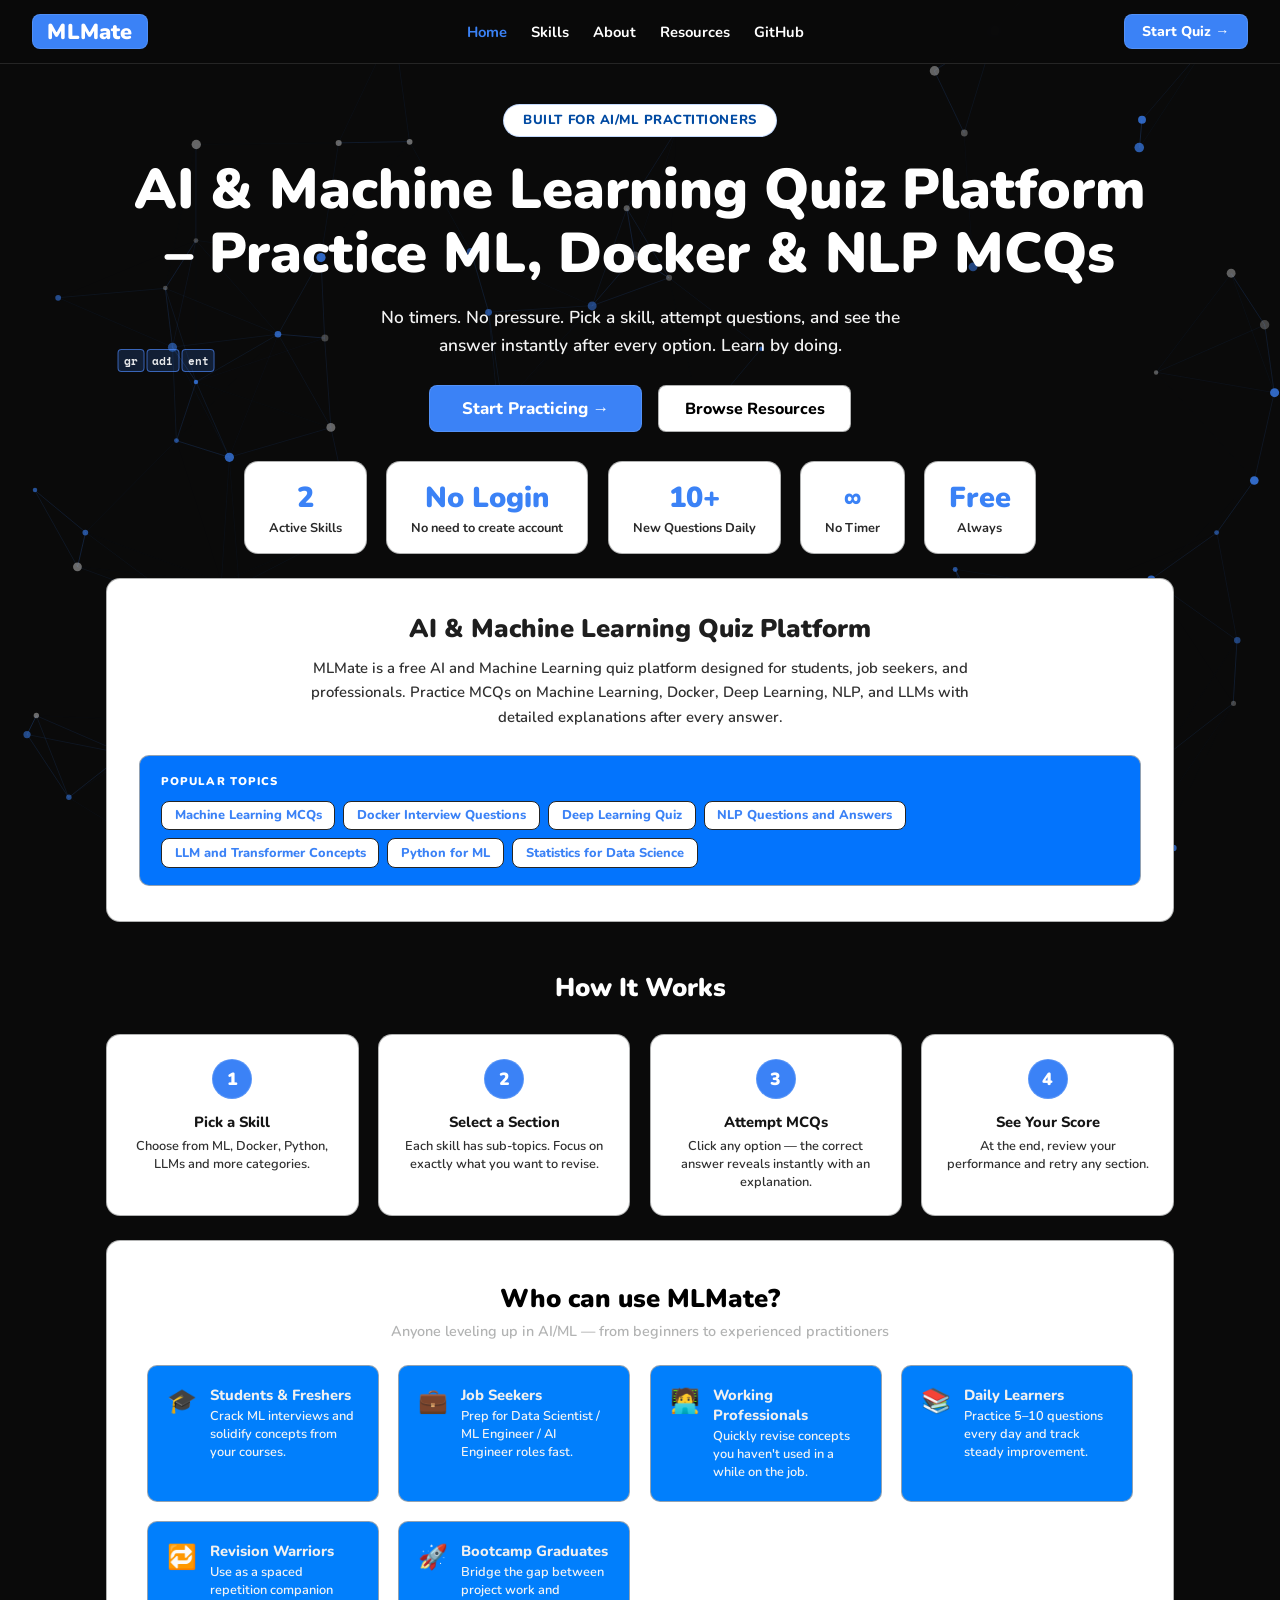
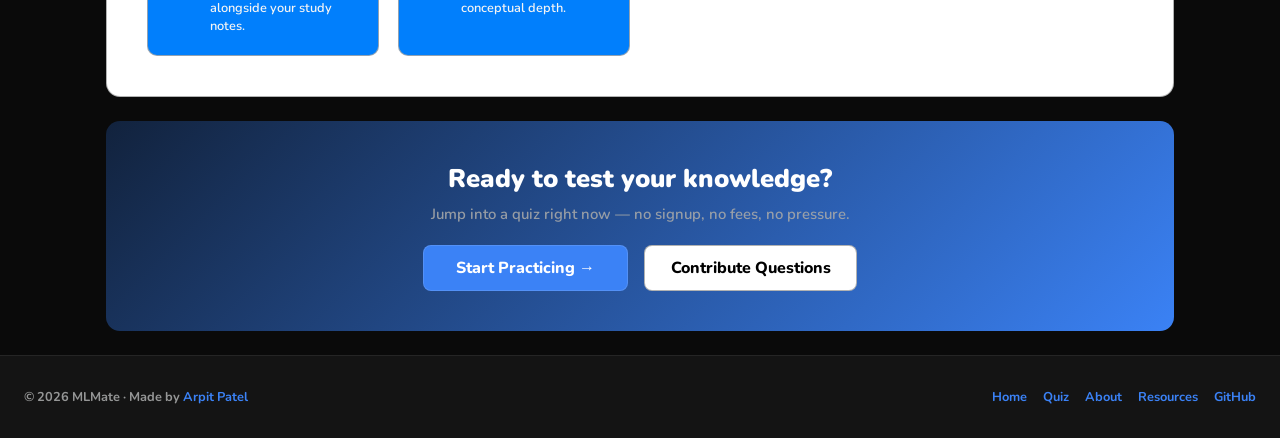
<file: index.html>
<!DOCTYPE html>
<html lang="en">

<head>
  <meta charset="UTF-8" />
  <meta name="viewport" content="width=device-width, initial-scale=1.0" />
  <title>MLMate – Practice AI, Machine Learning & Docker MCQs | Free Quiz Platform</title>
  <meta name="description"
    content="Practice AI, Machine Learning, Docker, NLP & Deep Learning MCQs with detailed explanations. Free quiz platform for interview preparation and daily learning.">
  <meta name="keywords"
    content="machine learning mcq, AI quiz, docker interview questions, NLP questions, deep learning quiz, ML interview prep, free AI quiz platform">
  <meta name="author" content="Arpit Patel">
  <link rel="canonical" href="https://mlmate.in/" />
  <meta property="og:title" content="MLMate - AI & ML Quiz Platform">
  <meta property="og:description"
    content="Practice ML, AI, Docker, NLP quizzes with instant explanations. Free forever.">
  <meta property="og:url" content="https://mlmate.in">
  <meta property="og:type" content="website">
  <meta property="og:image" content="https://mlmate.in/preview.png">
  <meta property="og:site_name" content="MLMate">
  <meta name="twitter:card" content="summary_large_image">
  <meta name="twitter:title" content="MLMate - AI & ML Quiz Platform">
  <meta name="twitter:description" content="Free MCQ practice for ML, AI, Docker, NLP with explanations.">
  <meta name="twitter:image" content="https://mlmate.in/preview.png">
  <link rel="icon" href="/favicon.ico" type="image/x-icon">
  <link rel="preconnect" href="https://fonts.googleapis.com" />
  <link rel="preconnect" href="https://fonts.gstatic.com" crossorigin>
  <link
    href="https://fonts.googleapis.com/css2?family=Nunito:wght@400;600;700;800;900&family=Space+Mono:wght@400;700&display=swap"
    rel="stylesheet" />
  <link rel="stylesheet" href="styles.css" />
</head>

<body>
  <canvas id="bg-canvas" aria-hidden="true"></canvas>
  <div id="token-streams" aria-hidden="true"></div>
  <div id="page">

    <nav>
      <a class="logo" href="index.html">MLMate</a>
      <ul class="nav-links">
        <li><a href="index.html" style="color:var(--blue)">Home</a></li>
        <li><a href="quiz.html">Skills</a></li>
        <li><a href="about.html">About</a></li>
        <li><a href="resources.html">Resources</a></li>
        <li><a href="https://github.com/arpitpatelsitapur/MLMate" target="_blank">GitHub</a></li>
      </ul>
      <a href="quiz.html" class="nav-btn">Start Quiz →</a>
    </nav>

    <div class="hero">
      <div class="hero-badge">Built for AI/ML Practitioners</div>
      <h1>AI & Machine Learning Quiz Platform – Practice ML, Docker & NLP MCQs</h1>
      <p>No timers. No pressure. Pick a skill, attempt questions, and see the answer instantly after every option. Learn
        by doing.</p>
      <div style="display:flex;gap:1rem;justify-content:center;flex-wrap:wrap;margin-top:1.5rem;">
        <a href="quiz.html" class="nav-btn" style="font-size:1.05rem;padding:0.7rem 2rem;">Start Practicing →</a>
        <a href="resources.html" class="btn-outline-link">Browse Resources</a>
      </div>
      <div class="hero-stats">
        <div class="stat">
          <div class="stat-num">2</div>
          <div class="stat-label">Active Skills</div>
        </div>
        <div class="stat">
          <div class="stat-num">No Login</div>
          <div class="stat-label">No need to create account</div>
        </div>
        <div class="stat">
          <div class="stat-num">10+</div>
          <div class="stat-label">New Questions Daily</div>
        </div>
        <div class="stat">
          <div class="stat-num">∞</div>
          <div class="stat-label">No Timer</div>
        </div>
        <div class="stat">
          <div class="stat-num">Free</div>
          <div class="stat-label">Always</div>
        </div>
      </div>
    </div>

    <section class="section platform-section">
      <div class="platform-wrap">
        <h2 class="section-title">AI & Machine Learning Quiz Platform</h2>
        <p class="platform-intro">MLMate is a free AI and Machine Learning quiz platform designed for students, job
          seekers, and professionals. Practice MCQs on Machine Learning, Docker, Deep Learning, NLP, and LLMs with
          detailed explanations after every answer.</p>
        <div class="platform-topics">
          <div class="platform-topic-label">Popular Topics</div>
          <div class="platform-chips">
            <span class="platform-chip">Machine Learning MCQs</span>
            <span class="platform-chip">Docker Interview Questions</span>
            <span class="platform-chip">Deep Learning Quiz</span>
            <span class="platform-chip">NLP Questions and Answers</span>
            <span class="platform-chip">LLM and Transformer Concepts</span>
            <span class="platform-chip">Python for ML</span>
            <span class="platform-chip">Statistics for Data Science</span>
          </div>
        </div>
      </div>
    </section>

    <section class="section">
      <h2 class="section-title">How It Works</h2>
      <div class="how-grid">
        <div class="how-card">
          <div class="how-num">1</div>
          <h4>Pick a Skill</h4>
          <p>Choose from ML, Docker, Python, LLMs and more categories.</p>
        </div>
        <div class="how-card">
          <div class="how-num">2</div>
          <h4>Select a Section</h4>
          <p>Each skill has sub-topics. Focus on exactly what you want to revise.</p>
        </div>
        <div class="how-card">
          <div class="how-num">3</div>
          <h4>Attempt MCQs</h4>
          <p>Click any option — the correct answer reveals instantly with an explanation.</p>
        </div>
        <div class="how-card">
          <div class="how-num">4</div>
          <h4>See Your Score</h4>
          <p>At the end, review your performance and retry any section.</p>
        </div>
      </div>
    </section>

    <section class="section" style="padding-top:0;">
      <div class="for-whom">
        <h2 class="section-title" style="margin-bottom:0.3rem;">Who can use MLMate?</h2>
        <p style="text-align:center;color:var(--muted);font-size:0.9rem;font-weight:600;margin-bottom:0">Anyone leveling
          up in AI/ML — from beginners to experienced practitioners</p>
        <div class="for-whom-grid">
          <div class="for-whom-card"><span class="icon">🎓</span>
            <div>
              <h4>Students & Freshers</h4>
              <p>Crack ML interviews and solidify concepts from your courses.</p>
            </div>
          </div>
          <div class="for-whom-card"><span class="icon">💼</span>
            <div>
              <h4>Job Seekers</h4>
              <p>Prep for Data Scientist / ML Engineer / AI Engineer roles fast.</p>
            </div>
          </div>
          <div class="for-whom-card"><span class="icon">🧑‍💻</span>
            <div>
              <h4>Working Professionals</h4>
              <p>Quickly revise concepts you haven't used in a while on the job.</p>
            </div>
          </div>
          <div class="for-whom-card"><span class="icon">📚</span>
            <div>
              <h4>Daily Learners</h4>
              <p>Practice 5–10 questions every day and track steady improvement.</p>
            </div>
          </div>
          <div class="for-whom-card"><span class="icon">🔁</span>
            <div>
              <h4>Revision Warriors</h4>
              <p>Use as a spaced repetition companion alongside your study notes.</p>
            </div>
          </div>
          <div class="for-whom-card"><span class="icon">🚀</span>
            <div>
              <h4>Bootcamp Graduates</h4>
              <p>Bridge the gap between project work and conceptual depth.</p>
            </div>
          </div>
        </div>
      </div>
    </section>

    <section class="section" style="padding-top:0;">
      <div class="cta-banner">
        <h2>Ready to test your knowledge?</h2>
        <p>Jump into a quiz right now — no signup, no fees, no pressure.</p>
        <div style="display:flex;gap:1rem;justify-content:center;flex-wrap:wrap;">
          <a href="quiz.html" class="nav-btn" style="font-size:1rem;padding:0.7rem 2rem;">Start Practicing →</a>
          <a href="https://github.com/arpitpatelsitapur/MLMate" target="_blank" class="btn-outline-link">Contribute
            Questions</a>
        </div>
      </div>
    </section>

    <footer>
      <p>© 2026 MLMate · Made by <a href="https://github.com/arpitpatelsitapur" target="_blank">Arpit Patel</a>
      </p>
      <div style="display:flex;gap:1rem;flex-wrap:wrap;">
        <a href="index.html">Home</a><a href="quiz.html">Quiz</a><a href="about.html">About</a>
        <a href="resources.html">Resources</a><a href="https://github.com/arpitpatelsitapur/MLMate"
          target="_blank">GitHub</a>
      </div>
    </footer>

  </div>
  <script>(function () {
      'use strict';
      const canvas = document.getElementById('bg-canvas');
      if (!canvas) return;
      const ctx = canvas.getContext('2d');
      function resize() { canvas.width = window.innerWidth; canvas.height = window.innerHeight; }
      resize(); window.addEventListener('resize', resize);
      const mouse = { x: -9999, y: -9999 };
      document.addEventListener('mousemove', e => { mouse.x = e.clientX; mouse.y = e.clientY; });
      document.addEventListener('mouseleave', () => { mouse.x = -9999; mouse.y = -9999; });
      const ripples = [];
      document.addEventListener('click', e => {
        ripples.push({ x: e.clientX, y: e.clientY, r: 0, maxR: 160, life: 1 });
        dots.forEach(d => {
          const dx = d.x - e.clientX, dy = d.y - e.clientY, dist = Math.hypot(dx, dy);
          if (dist < 160 && dist > 0) { const f = (1 - dist / 160) * 4.5; d.vx += (dx / dist) * f; d.vy += (dy / dist) * f; d.bright = 1; }
        });
      });
      const REPEL = 115, LINK_D = 155, N = 80;
      class Dot {
        constructor() { this.init(true); }
        init(s) {
          this.x = s ? Math.random() * canvas.width : (Math.random() < .5 ? -8 : canvas.width + 8);
          this.y = s ? Math.random() * canvas.height : (Math.random() < .5 ? -8 : canvas.height + 8);
          const a = Math.random() * Math.PI * 2, sp = 0.12 + Math.random() * 0.45;
          this.vx = Math.cos(a) * sp; this.vy = Math.sin(a) * sp;
          this.r0 = 2.2 + Math.random() * 2.6; this.a0 = 0.45 + Math.random() * 0.35;
          this.isBlue = Math.random() > 0.42; this.bright = 0;
        }
        update() {
          const cdx = this.x - mouse.x, cdy = this.y - mouse.y, cd = Math.hypot(cdx, cdy);
          if (cd < REPEL && cd > 0) {
            const f = 1 - cd / REPEL;
            this.vx += (cdx / cd) * f * 0.22; this.vy += (cdy / cd) * f * 0.22;
            this.bright = Math.max(this.bright, f * 0.85);
          }
          this.x += this.vx; this.y += this.vy;
          this.vx += (Math.random() - .5) * 0.009; this.vy += (Math.random() - .5) * 0.009;
          this.vx *= 0.993; this.vy *= 0.993;
          const spd = Math.hypot(this.vx, this.vy); if (spd > 5) { this.vx *= 5 / spd; this.vy *= 5 / spd; }
          this.bright = Math.max(0, this.bright - 0.018);
          if (this.x < -14 || this.x > canvas.width + 14 || this.y < -14 || this.y > canvas.height + 14) this.init(false);
        }
        draw() {
          const alpha = Math.min(1, this.a0 + this.bright * 0.5), r = this.r0 + this.bright * 2.2;
          if (this.bright > 0.1) {
            const g = ctx.createRadialGradient(this.x, this.y, 0, this.x, this.y, r * 3.2);
            g.addColorStop(0, `rgba(59,130,246,${this.bright * 0.3})`); g.addColorStop(1, 'rgba(59,130,246,0)');
            ctx.beginPath(); ctx.arc(this.x, this.y, r * 3.2, 0, Math.PI * 2); ctx.fillStyle = g; ctx.fill();
          }
          ctx.beginPath(); ctx.arc(this.x, this.y, r, 0, Math.PI * 2);
          ctx.fillStyle = this.isBlue ? `rgba(59,130,246,${alpha})` : `rgba(200,200,200,${alpha * 0.65})`;
          ctx.fill();
        }
      }
      const dots = Array.from({ length: N }, () => new Dot());
      function drawLinks() {
        for (let i = 0; i < dots.length; i++)for (let j = i + 1; j < dots.length; j++) {
          const dx = dots[i].x - dots[j].x, dy = dots[i].y - dots[j].y, d = Math.hypot(dx, dy);
          if (d < LINK_D) {
            const t = 1 - d / LINK_D, boost = Math.max(dots[i].bright, dots[j].bright);
            ctx.beginPath(); ctx.moveTo(dots[i].x, dots[i].y); ctx.lineTo(dots[j].x, dots[j].y);
            ctx.strokeStyle = `rgba(59,130,246,${t * (0.28 + boost * 0.55)})`; ctx.lineWidth = 0.9 + boost * 1.3; ctx.stroke();
          }
        }
      }
      function drawHalo() {
        if (mouse.x < 0) return;
        ctx.save(); ctx.beginPath(); ctx.arc(mouse.x, mouse.y, REPEL * 0.62, 0, Math.PI * 2);
        ctx.strokeStyle = 'rgba(59,130,246,0.18)'; ctx.lineWidth = 1; ctx.setLineDash([4, 7]); ctx.stroke(); ctx.restore();
      }
      function drawRipples() {
        for (let i = ripples.length - 1; i >= 0; i--) {
          const rp = ripples[i];
          ctx.beginPath(); ctx.arc(rp.x, rp.y, rp.r, 0, Math.PI * 2);
          ctx.strokeStyle = `rgba(59,130,246,${rp.life * (1 - rp.r / rp.maxR) * 0.65})`;
          ctx.lineWidth = 1.5; ctx.stroke(); rp.r += 3.8; rp.life *= 0.97;
          if (rp.r >= rp.maxR) ripples.splice(i, 1);
        }
      }
      function tick() {
        ctx.clearRect(0, 0, canvas.width, canvas.height);
        drawLinks(); dots.forEach(d => { d.update(); d.draw(); }); drawRipples(); drawHalo();
        requestAnimationFrame(tick);
      }
      tick();
      if (window.innerWidth <= 640) return;
      const container = document.getElementById('token-streams'); if (!container) return;
      const WORDS = ['gradient', 'loss', 'epoch', 'attention', 'embedding', 'softmax', 'ReLU', 'regression', 'dropout', 'decisiontree', 'sigmoid', 'weight', 'tensor', 'mse', 'recall', 'precision', 'entropy', 'encoder', 'decoder', 'pooling', 'variance', 'bias', 'kernel', 'norm', 'dockerHub', 'git', 'mask', 'head', 'knn', 'cosine', 'svm', 'logistic', 'kmeans', 'accuracy', 'randomforest', 'xgboost', 'lightgbm', 'catboost', 'transformer', 'lstm', 'gru', 'bert', 'gpt', 'vgg', 'pca', 'lda', 'dockercompose', 'dockervolume', 'dockerswarm', 'stemming', 'nltk', 'onehot', 'tfidf', 'word2vec', 'cnn', 'rnn', 'perceptron', 'gru', 'agents', 'prompts'];
      function tokenize(w) {
        const n = w.length; if (n <= 3) return [w];
        if (n <= 6) return [w.slice(0, Math.ceil(n / 2)), w.slice(Math.ceil(n / 2))];
        const a = Math.floor(n / 3), b = Math.floor(n * 2 / 3); return [w.slice(0, a), w.slice(a, b), w.slice(b)];
      }
      function feedParticle(cx, cy) {
        let best = null, bd = Infinity;
        dots.forEach(d => { const dist = Math.hypot(d.x - cx, d.y - cy); if (dist < bd) { bd = dist; best = d; } });
        if (best) best.bright = 1;
      }
      const lanes = [{ x: 0.13, y: 0.40, wi: 0 }, { x: 0.55, y: 0.68, wi: 12 }, { x: 0.82, y: 0.24, wi: 24 }];
      function runLane(idx) {
        const lane = lanes[idx]; const word = WORDS[lane.wi % WORDS.length]; lane.wi++;
        let el = document.getElementById('tlane-' + idx);
        if (!el) { el = document.createElement('div'); el.id = 'tlane-' + idx; el.className = 'token-lane'; container.appendChild(el); }
        el.style.left = (lane.x * 100) + 'vw'; el.style.top = (lane.y * 100) + 'vh';
        const chunks = tokenize(word); el.innerHTML = '';
        const wordEl = document.createElement('span'); wordEl.className = 'token-word';
        const chunkEls = chunks.map(ch => {
          const s = document.createElement('span'); s.className = 'token-chunk'; s.textContent = ch; wordEl.appendChild(s); return s;
        });
        el.appendChild(wordEl);
        wordEl.animate([{ opacity: 0 }, { opacity: 1 }], { duration: 260, fill: 'forwards' });
        let t = 340;
        chunkEls.forEach((s, i) => setTimeout(() => s.classList.add('boxed'), t + i * 95));
        t += chunkEls.length * 95 + 55;
        chunkEls.forEach((s, i) => setTimeout(() => s.classList.add('filled'), t + i * 65));
        t += chunkEls.length * 65 + 200;
        setTimeout(() => {
          const rect = el.getBoundingClientRect();
          feedParticle(rect.left + rect.width / 2, rect.top + rect.height / 2);
          wordEl.animate([{ opacity: 1, transform: 'translateY(0)' }, { opacity: 0, transform: 'translateY(-22px)' }],
            { duration: 480, easing: 'ease-in', fill: 'forwards' });
          lane.x = Math.max(0.06, Math.min(0.94, lane.x + (Math.random() - .5) * 0.15));
          lane.y = Math.max(0.10, Math.min(0.88, lane.y + (Math.random() - .5) * 0.12));
          setTimeout(() => runLane(idx), 600);
        }, t);
      }
      setTimeout(() => runLane(0), 500); setTimeout(() => runLane(1), 1900); setTimeout(() => runLane(2), 3200);
    })();</script>
</body>

</html>
</file>
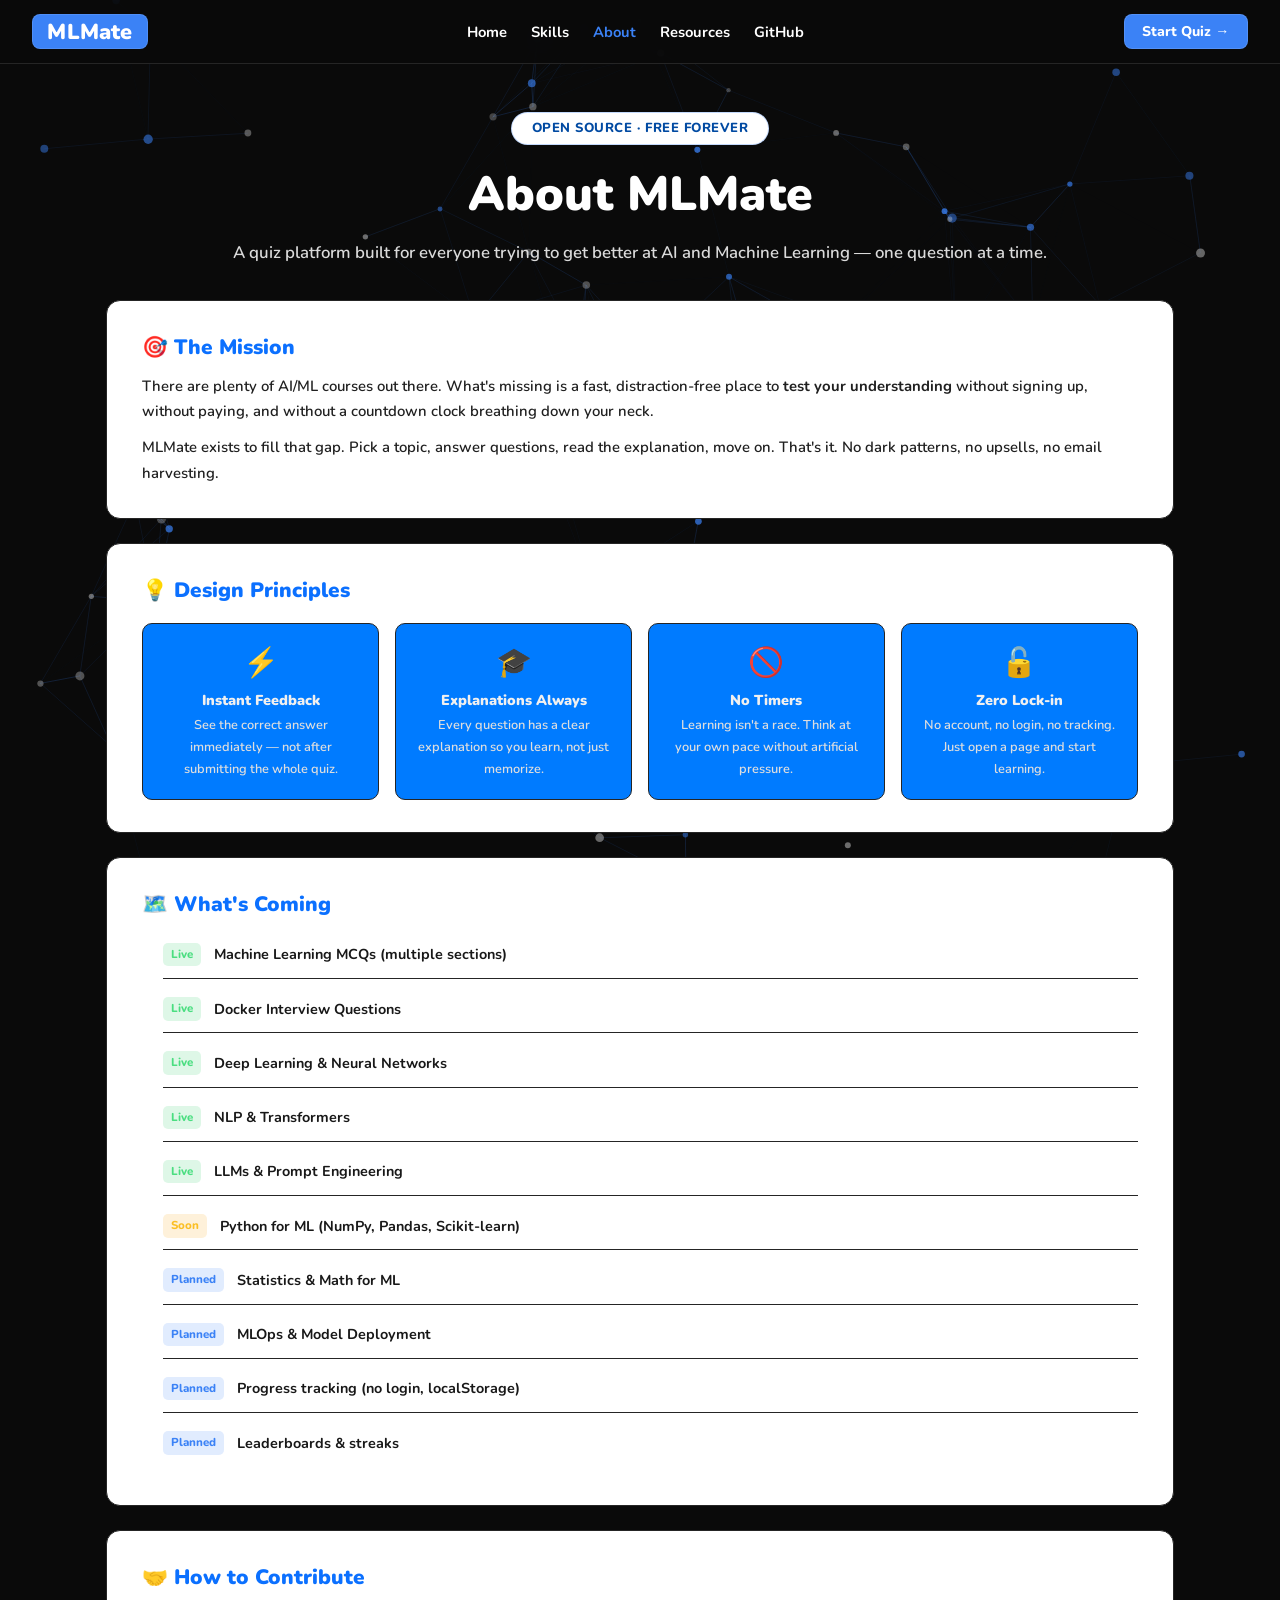
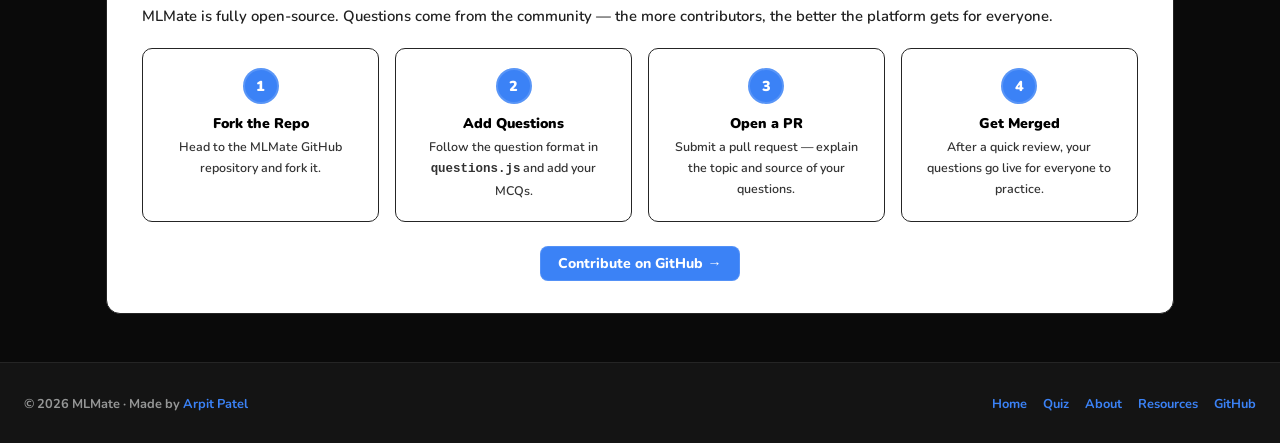
<file: about.html>
<!DOCTYPE html>
<html lang="en">

<head>
  <meta charset="UTF-8" />
  <meta name="viewport" content="width=device-width, initial-scale=1.0" />
  <title>About MLMate – Free AI & ML Quiz Platform for Interview Prep</title>
  <meta name="description"
    content="MLMate is a free, open-source AI and Machine Learning quiz platform built to help students and professionals prepare for ML interviews.">
  <meta name="keywords"
    content="about MLMate, AI quiz platform, ML interview prep tool, open source ML quiz, Arpit Patel MLMate">
  <link rel="canonical" href="https://mlmate.in/about.html" />
  <meta property="og:title" content="About MLMate – Free AI & ML Quiz Platform">
  <meta property="og:description"
    content="Built by an ML practitioner for ML practitioners. Free, open-source, no login required.">
  <meta property="og:url" content="https://mlmate.in/about.html">
  <meta property="og:type" content="website">
  <meta property="og:image" content="https://mlmate.in/preview.png">
  <link rel="icon" href="/favicon.ico" type="image/x-icon">
  <link rel="preconnect" href="https://fonts.googleapis.com" />
  <link rel="preconnect" href="https://fonts.gstatic.com" crossorigin>
  <link
    href="https://fonts.googleapis.com/css2?family=Nunito:wght@400;600;700;800;900&family=Space+Mono:wght@400;700&display=swap"
    rel="stylesheet" />
  <link rel="stylesheet" href="styles.css" />
</head>

<body>
  <canvas id="bg-canvas" aria-hidden="true"></canvas>
  <div id="token-streams" aria-hidden="true"></div>
  <div id="page">

    <nav>
      <a class="logo" href="index.html">MLMate</a>
      <ul class="nav-links">
        <li><a href="index.html">Home</a></li>
        <li><a href="index.html#skills-section">Skills</a></li>
        <li><a href="about.html" style="color:var(--blue)">About</a></li>
        <li><a href="resources.html">Resources</a></li>
        <li><a href="https://github.com/arpitpatelsitapur/MLMate" target="_blank">GitHub</a></li>
      </ul>
      <a href="quiz.html" class="nav-btn">Start Quiz →</a>
    </nav>

    <div class="about-hero">
      <div class="hero-badge">Open Source · Free Forever</div>
      <h1>About MLMate</h1>
      <p>A quiz platform built for everyone trying to get better at AI and Machine Learning — one question at a time.</p>
    </div>

    <div class="section" style="padding-top:0.5rem;max-width:1100px;">

      <div class="about-card">
        <h2>🎯 The Mission</h2>
        <p>There are plenty of AI/ML courses out there. What's missing is a fast, distraction-free place to <strong>test
            your understanding</strong> without signing up, without paying, and without a countdown clock breathing down
          your neck.</p>
        <p style="margin-top:0.7rem;">MLMate exists to fill that gap. Pick a topic, answer questions, read the
          explanation, move on. That's it. No dark patterns, no upsells, no email harvesting.</p>
      </div>

      <div class="about-card">
        <h2>💡 Design Principles</h2>
        <div class="principle-grid">
          <div class="principle-card">
            <div class="p-icon">⚡</div>
            <h4>Instant Feedback</h4>
            <p>See the correct answer immediately — not after submitting the whole quiz.</p>
          </div>
          <div class="principle-card">
            <div class="p-icon">🎓</div>
            <h4>Explanations Always</h4>
            <p>Every question has a clear explanation so you learn, not just memorize.</p>
          </div>
          <div class="principle-card">
            <div class="p-icon">🚫</div>
            <h4>No Timers</h4>
            <p>Learning isn't a race. Think at your own pace without artificial pressure.</p>
          </div>
          <div class="principle-card">
            <div class="p-icon">🔓</div>
            <h4>Zero Lock-in</h4>
            <p>No account, no login, no tracking. Just open a page and start learning.</p>
          </div>
        </div>
      </div>

      <div class="about-card">
        <h2>🗺️ What's Coming</h2>
        <ul class="roadmap-list">
          <li><span class="roadmap-tag tag-live">Live</span> Machine Learning MCQs (multiple sections)</li>
          <li><span class="roadmap-tag tag-live">Live</span> Docker Interview Questions</li>
          <li><span class="roadmap-tag tag-live">Live</span> Deep Learning & Neural Networks</li>
          <li><span class="roadmap-tag tag-live">Live</span> NLP & Transformers</li>
          <li><span class="roadmap-tag tag-live">Live</span> LLMs & Prompt Engineering</li>
          <li><span class="roadmap-tag tag-soon">Soon</span> Python for ML (NumPy, Pandas, Scikit-learn)</li>
          <li><span class="roadmap-tag tag-planned">Planned</span> Statistics & Math for ML</li>
          <li><span class="roadmap-tag tag-planned">Planned</span> MLOps & Model Deployment</li>
          <li><span class="roadmap-tag tag-planned">Planned</span> Progress tracking (no login, localStorage)</li>
          <li><span class="roadmap-tag tag-planned">Planned</span> Leaderboards & streaks</li>
        </ul>
      </div>

      <div class="about-card">
        <h2>🤝 How to Contribute</h2>
        <p>MLMate is fully open-source. Questions come from the community — the more contributors, the better the
          platform gets for everyone.</p>
        <div class="contribute-steps">
          <div class="contribute-step">
            <div class="step-num">1</div>
            <h4>Fork the Repo</h4>
            <p>Head to the MLMate GitHub repository and fork it.</p>
          </div>
          <div class="contribute-step">
            <div class="step-num">2</div>
            <h4>Add Questions</h4>
            <p>Follow the question format in <code>questions.js</code> and add your MCQs.</p>
          </div>
          <div class="contribute-step">
            <div class="step-num">3</div>
            <h4>Open a PR</h4>
            <p>Submit a pull request — explain the topic and source of your questions.</p>
          </div>
          <div class="contribute-step">
            <div class="step-num">4</div>
            <h4>Get Merged</h4>
            <p>After a quick review, your questions go live for everyone to practice.</p>
          </div>
        </div>
        <div style="margin-top:1.5rem;text-align:center;">
          <a href="https://github.com/arpitpatelsitapur/MLMate" target="_blank" class="nav-btn"
            style="display:inline-block;">Contribute on GitHub →</a>
        </div>
      </div>

    </div>

    <footer>
      <p>© 2026 MLMate · Made by <a href="https://github.com/arpitpatelsitapur" target="_blank">Arpit Patel</a>
      </p>
      <div style="display:flex;gap:1rem;flex-wrap:wrap;">
        <a href="index.html">Home</a><a href="quiz.html">Quiz</a><a href="about.html">About</a>
        <a href="resources.html">Resources</a><a href="https://github.com/arpitpatelsitapur/MLMate"
          target="_blank">GitHub</a>
      </div>
    </footer>

  </div>
  <script>(function () {
      'use strict';
      const canvas = document.getElementById('bg-canvas');
      if (!canvas) return;
      const ctx = canvas.getContext('2d');
      function resize() { canvas.width = window.innerWidth; canvas.height = window.innerHeight; }
      resize(); window.addEventListener('resize', resize);
      const mouse = { x: -9999, y: -9999 };
      document.addEventListener('mousemove', e => { mouse.x = e.clientX; mouse.y = e.clientY; });
      document.addEventListener('mouseleave', () => { mouse.x = -9999; mouse.y = -9999; });
      const ripples = [];
      document.addEventListener('click', e => {
        ripples.push({ x: e.clientX, y: e.clientY, r: 0, maxR: 160, life: 1 });
        dots.forEach(d => {
          const dx = d.x - e.clientX, dy = d.y - e.clientY, dist = Math.hypot(dx, dy);
          if (dist < 160 && dist > 0) { const f = (1 - dist / 160) * 4.5; d.vx += (dx / dist) * f; d.vy += (dy / dist) * f; d.bright = 1; }
        });
      });
      const REPEL = 115, LINK_D = 155, N = 80;
      class Dot {
        constructor() { this.init(true); }
        init(s) {
          this.x = s ? Math.random() * canvas.width : (Math.random() < .5 ? -8 : canvas.width + 8);
          this.y = s ? Math.random() * canvas.height : (Math.random() < .5 ? -8 : canvas.height + 8);
          const a = Math.random() * Math.PI * 2, sp = 0.12 + Math.random() * 0.45;
          this.vx = Math.cos(a) * sp; this.vy = Math.sin(a) * sp;
          this.r0 = 2.2 + Math.random() * 2.6; this.a0 = 0.45 + Math.random() * 0.35;
          this.isBlue = Math.random() > 0.42; this.bright = 0;
        }
        update() {
          const cdx = this.x - mouse.x, cdy = this.y - mouse.y, cd = Math.hypot(cdx, cdy);
          if (cd < REPEL && cd > 0) {
            const f = 1 - cd / REPEL;
            this.vx += (cdx / cd) * f * 0.22; this.vy += (cdy / cd) * f * 0.22;
            this.bright = Math.max(this.bright, f * 0.85);
          }
          this.x += this.vx; this.y += this.vy;
          this.vx += (Math.random() - .5) * 0.009; this.vy += (Math.random() - .5) * 0.009;
          this.vx *= 0.993; this.vy *= 0.993;
          const spd = Math.hypot(this.vx, this.vy); if (spd > 5) { this.vx *= 5 / spd; this.vy *= 5 / spd; }
          this.bright = Math.max(0, this.bright - 0.018);
          if (this.x < -14 || this.x > canvas.width + 14 || this.y < -14 || this.y > canvas.height + 14) this.init(false);
        }
        draw() {
          const alpha = Math.min(1, this.a0 + this.bright * 0.5), r = this.r0 + this.bright * 2.2;
          if (this.bright > 0.1) {
            const g = ctx.createRadialGradient(this.x, this.y, 0, this.x, this.y, r * 3.2);
            g.addColorStop(0, `rgba(59,130,246,${this.bright * 0.3})`); g.addColorStop(1, 'rgba(59,130,246,0)');
            ctx.beginPath(); ctx.arc(this.x, this.y, r * 3.2, 0, Math.PI * 2); ctx.fillStyle = g; ctx.fill();
          }
          ctx.beginPath(); ctx.arc(this.x, this.y, r, 0, Math.PI * 2);
          ctx.fillStyle = this.isBlue ? `rgba(59,130,246,${alpha})` : `rgba(200,200,200,${alpha * 0.65})`;
          ctx.fill();
        }
      }
      const dots = Array.from({ length: N }, () => new Dot());
      function drawLinks() {
        for (let i = 0; i < dots.length; i++)for (let j = i + 1; j < dots.length; j++) {
          const dx = dots[i].x - dots[j].x, dy = dots[i].y - dots[j].y, d = Math.hypot(dx, dy);
          if (d < LINK_D) {
            const t = 1 - d / LINK_D, boost = Math.max(dots[i].bright, dots[j].bright);
            ctx.beginPath(); ctx.moveTo(dots[i].x, dots[i].y); ctx.lineTo(dots[j].x, dots[j].y);
            ctx.strokeStyle = `rgba(59,130,246,${t * (0.28 + boost * 0.55)})`; ctx.lineWidth = 0.9 + boost * 1.3; ctx.stroke();
          }
        }
      }
      function drawHalo() {
        if (mouse.x < 0) return;
        ctx.save(); ctx.beginPath(); ctx.arc(mouse.x, mouse.y, REPEL * 0.62, 0, Math.PI * 2);
        ctx.strokeStyle = 'rgba(59,130,246,0.18)'; ctx.lineWidth = 1; ctx.setLineDash([4, 7]); ctx.stroke(); ctx.restore();
      }
      function drawRipples() {
        for (let i = ripples.length - 1; i >= 0; i--) {
          const rp = ripples[i];
          ctx.beginPath(); ctx.arc(rp.x, rp.y, rp.r, 0, Math.PI * 2);
          ctx.strokeStyle = `rgba(59,130,246,${rp.life * (1 - rp.r / rp.maxR) * 0.65})`;
          ctx.lineWidth = 1.5; ctx.stroke(); rp.r += 3.8; rp.life *= 0.97;
          if (rp.r >= rp.maxR) ripples.splice(i, 1);
        }
      }
      function tick() {
        ctx.clearRect(0, 0, canvas.width, canvas.height);
        drawLinks(); dots.forEach(d => { d.update(); d.draw(); }); drawRipples(); drawHalo();
        requestAnimationFrame(tick);
      }
      tick();
      if (window.innerWidth <= 640) return;
      const container = document.getElementById('token-streams'); if (!container) return;
      const WORDS = ['gradient', 'loss', 'epoch', 'attention', 'embedding', 'softmax', 'ReLU', 'regression', 'dropout', 'decisiontree', 'sigmoid', 'weight', 'tensor', 'mse', 'recall', 'precision', 'entropy', 'encoder', 'decoder', 'pooling', 'variance', 'bias', 'kernel', 'norm', 'dockerHub', 'git', 'mask', 'head', 'knn', 'cosine', 'svm', 'logistic', 'kmeans', 'accuracy', 'randomforest', 'xgboost', 'lightgbm', 'catboost', 'transformer', 'lstm', 'gru', 'bert', 'gpt', 'vgg', 'pca', 'lda', 'dockercompose', 'dockervolume', 'dockerswarm', 'stemming', 'nltk', 'onehot', 'tfidf', 'word2vec', 'cnn', 'rnn', 'perceptron', 'gru', 'agents', 'prompts'];
      function tokenize(w) {
        const n = w.length; if (n <= 3) return [w];
        if (n <= 6) return [w.slice(0, Math.ceil(n / 2)), w.slice(Math.ceil(n / 2))];
        const a = Math.floor(n / 3), b = Math.floor(n * 2 / 3); return [w.slice(0, a), w.slice(a, b), w.slice(b)];
      }
      function feedParticle(cx, cy) {
        let best = null, bd = Infinity;
        dots.forEach(d => { const dist = Math.hypot(d.x - cx, d.y - cy); if (dist < bd) { bd = dist; best = d; } });
        if (best) best.bright = 1;
      }
      const lanes = [{ x: 0.13, y: 0.40, wi: 0 }, { x: 0.55, y: 0.68, wi: 12 }, { x: 0.82, y: 0.24, wi: 24 }];
      function runLane(idx) {
        const lane = lanes[idx]; const word = WORDS[lane.wi % WORDS.length]; lane.wi++;
        let el = document.getElementById('tlane-' + idx);
        if (!el) { el = document.createElement('div'); el.id = 'tlane-' + idx; el.className = 'token-lane'; container.appendChild(el); }
        el.style.left = (lane.x * 100) + 'vw'; el.style.top = (lane.y * 100) + 'vh';
        const chunks = tokenize(word); el.innerHTML = '';
        const wordEl = document.createElement('span'); wordEl.className = 'token-word';
        const chunkEls = chunks.map(ch => {
          const s = document.createElement('span'); s.className = 'token-chunk'; s.textContent = ch; wordEl.appendChild(s); return s;
        });
        el.appendChild(wordEl);
        wordEl.animate([{ opacity: 0 }, { opacity: 1 }], { duration: 260, fill: 'forwards' });
        let t = 340;
        chunkEls.forEach((s, i) => setTimeout(() => s.classList.add('boxed'), t + i * 95));
        t += chunkEls.length * 95 + 55;
        chunkEls.forEach((s, i) => setTimeout(() => s.classList.add('filled'), t + i * 65));
        t += chunkEls.length * 65 + 200;
        setTimeout(() => {
          const rect = el.getBoundingClientRect();
          feedParticle(rect.left + rect.width / 2, rect.top + rect.height / 2);
          wordEl.animate([{ opacity: 1, transform: 'translateY(0)' }, { opacity: 0, transform: 'translateY(-22px)' }],
            { duration: 480, easing: 'ease-in', fill: 'forwards' });
          lane.x = Math.max(0.06, Math.min(0.94, lane.x + (Math.random() - .5) * 0.15));
          lane.y = Math.max(0.10, Math.min(0.88, lane.y + (Math.random() - .5) * 0.12));
          setTimeout(() => runLane(idx), 600);
        }, t);
      }
      setTimeout(() => runLane(0), 500); setTimeout(() => runLane(1), 1900); setTimeout(() => runLane(2), 3200);
    })();</script>
</body>

</html>
</file>
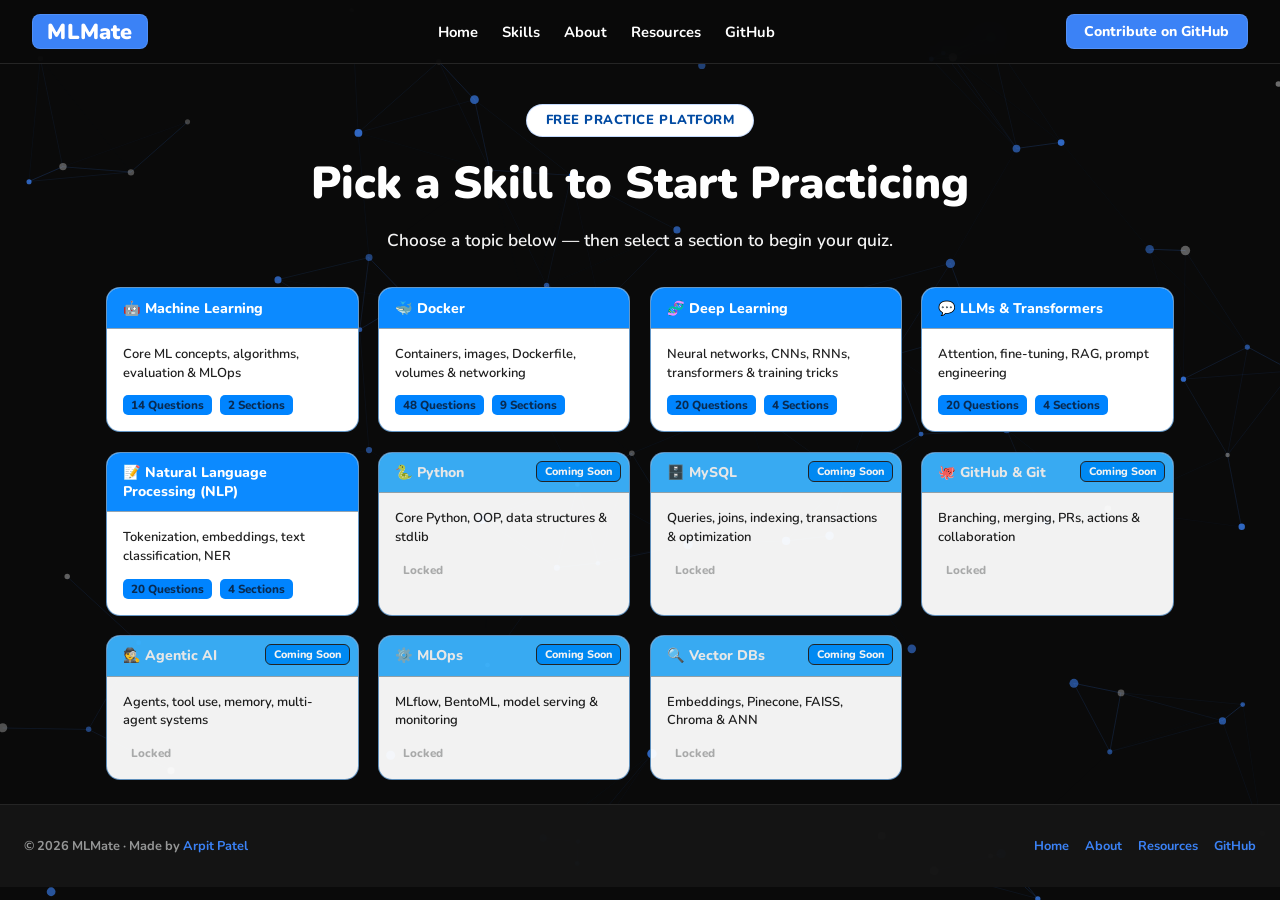
<file: quiz.html>
<!DOCTYPE html>
<html lang="en">

<head>
  <meta charset="UTF-8" />
  <meta name="viewport" content="width=device-width, initial-scale=1.0" />
  <title>ML & AI MCQ Quiz – Practice Machine Learning, Docker, NLP Questions | MLMate</title>
  <meta name="description"
    content="Practice ML, AI, Docker and NLP MCQs with instant explanations. Select a skill, pick a section and start answering. Free, no login required.">
  <meta name="keywords"
    content="machine learning quiz, AI MCQ, docker quiz, NLP quiz, ML interview questions, practice ML questions online">
  <link rel="canonical" href="https://mlmate.in/quiz.html" />

  <meta property="og:title" content="MLMate Quiz – Practice AI & ML MCQs">
  <meta property="og:description"
    content="Pick a skill and start answering MCQs with instant explanations. Free forever.">
  <meta property="og:url" content="https://mlmate.in/quiz.html">
  <meta property="og:type" content="website">
  <meta property="og:image" content="https://mlmate.in/preview.png">

  <link rel="icon" href="/favicon.ico" type="image/x-icon">
  <link rel="preconnect" href="https://fonts.googleapis.com" />
  <link rel="preconnect" href="https://fonts.gstatic.com" crossorigin>
  <link
    href="https://fonts.googleapis.com/css2?family=Nunito:wght@400;600;700;800;900&family=Space+Mono:wght@400;700&display=swap"
    rel="stylesheet" />
  <link rel="stylesheet" href="styles.css" />
</head>

<body>
  <canvas id="bg-canvas" aria-hidden="true"></canvas>
  <div id="token-streams" aria-hidden="true"></div>
  <div id="page">

    <!-- NAV -->
    <nav>
      <a class="logo" href="index.html">MLMate</a>
      <ul class="nav-links">
        <li><a href="index.html">Home</a></li>
        <li><a href="index.html#skills-section">Skills</a></li>
        <li><a href="about.html">About</a></li>
        <li><a href="resources.html">Resources</a></li>
        <li><a href="https://github.com/arpitpatelsitapur/MLMate" target="_blank">GitHub</a></li>
      </ul>
      <a href="https://github.com/arpitpatelsitapur/MLMate" target="_blank" class="nav-btn">Contribute on GitHub</a>
    </nav>

    <!-- SKILL PICKER (shown when no skill selected) -->
    <div id="view-picker">
      <div class="hero" style="padding-bottom:0.5rem;">
        <div class="hero-badge">Free Practice Platform</div>
        <h1 style="font-size:clamp(1.8rem,5vw,2.8rem);">Pick a Skill to Start Practicing</h1>
        <p style="margin-bottom:0.5rem;">Choose a topic below — then select a section to begin your quiz.</p>
      </div>
      <section class="section" style="padding-top:1rem;">
        <div class="skills-grid" id="picker-skills-grid"></div>
      </section>
    </div>

    <!-- QUIZ VIEW (shown when skill selected) -->
    <div id="view-quiz" style="display:none;">

      <!-- Top header bar -->
      <div class="skill-page-header" id="skill-header">
        <button class="back-btn" onclick="backToPicker()">← Back to Skills</button>
        <h2 id="skill-title">Machine Learning</h2>
        <p id="skill-desc">Select a section on the left to start the quiz</p>
      </div>

      <!-- Two-column layout -->
      <div class="skill-body">

        <!-- SIDEBAR -->
        <aside class="skill-sidebar" id="skill-sidebar">
          <div class="sidebar-skill-info">
            <div class="ssi-name" id="sidebar-skill-name">Machine Learning</div>
            <div class="ssi-meta" id="sidebar-skill-meta">0 sections · 0 questions</div>
          </div>
          <div class="sidebar-heading">Sections</div>
          <button class="sidebar-toggle" onclick="toggleSidebar()">
            ☰ <span id="sidebar-toggle-label">Show Sections</span>
          </button>
          <div class="sidebar-sections-list" id="sidebar-sections-list"></div>
        </aside>

        <!-- QUIZ AREA -->
        <main class="skill-main">
          <div class="quiz-wrap" id="quiz-area">
            <div class="quiz-empty-state">
              <p>Pick a section from the sidebar to begin</p>
              <small>Each section is independent — choose any topic</small>
            </div>
          </div>
        </main>

      </div>
    </div>
    <footer>
        <p>© 2026 MLMate · Made by <a href="https://github.com/arpitpatelsitapur" target="_blank">Arpit Patel</a>
        </p>
        <div style="display:flex;gap:1rem;flex-wrap:wrap;">
          <a href="index.html">Home</a>
          <a href="about.html">About</a>
          <a href="resources.html">Resources</a>
          <a href="https://github.com/arpitpatelsitapur/MLMate" target="_blank">GitHub</a>
        </div>
      </footer>
  </div>

  <!-- DATA -->
  <script src="questions.js"></script>

  <script>
    let currentSkill = null;
    let currentSection = null;
    let currentQ = 0;
    let answered = false;
    let score = 0;
    let sidebarCollapsed = false;

    // ── Skill picker grid ──────────────────────────────────────
    function renderPickerGrid() {
      const grid = document.getElementById('picker-skills-grid');
      grid.innerHTML = SKILLS.map(skill => `
        <div class="skill-card ${skill.active ? '' : 'inactive'}"
             onclick="${skill.active ? `openSkill('${skill.id}')` : ''}">
          ${!skill.active ? '<span class="coming-soon-tag">Coming Soon</span>' : ''}
          <div class="skill-card-header">${skill.icon} ${skill.name}</div>
          <div class="skill-card-body">
            <p>${skill.desc}</p>
            <div class="skill-meta">
              ${skill.active
          ? `<span class="badge">${skill.sections.reduce((a, s) => a + s.questions.length, 0)} Questions</span>
                   <span class="badge">${skill.sections.length} Sections</span>`
          : `<span class="badge gray">Locked</span>`}
            </div>
          </div>
        </div>
      `).join('');
    }

    // ── Back to picker ────────────────────────────────────────
    function backToPicker() {
      document.getElementById('view-quiz').style.display = 'none';
      document.getElementById('view-picker').style.display = 'block';
      window.history.pushState({}, '', 'quiz.html');
      window.scrollTo(0, 0);
    }

    // ── Open skill ────────────────────────────────────────────
    function openSkill(skillId) {
      currentSkill = SKILLS.find(s => s.id === skillId);
      currentSection = null;
      currentQ = 0;
      score = 0;

      document.getElementById('skill-title').textContent = currentSkill.icon + ' ' + currentSkill.name;
      document.getElementById('skill-desc').textContent = currentSkill.desc;

      const totalQ = currentSkill.sections.reduce((a, s) => a + s.questions.length, 0);
      document.getElementById('sidebar-skill-name').textContent = currentSkill.icon + ' ' + currentSkill.name;
      document.getElementById('sidebar-skill-meta').textContent =
        `${currentSkill.sections.length} section${currentSkill.sections.length !== 1 ? 's' : ''} · ${totalQ} questions`;

      renderSidebarSections();

      document.getElementById('quiz-area').innerHTML = `
        <div class="quiz-empty-state">
          <p>Pick a section from the sidebar to begin</p>
          <small>Each section is independent — choose any topic</small>
        </div>`;

      document.getElementById('view-picker').style.display = 'none';
      document.getElementById('view-quiz').style.display = 'block';
      window.history.pushState({}, '', `quiz.html?skill=${skillId}`);
      window.scrollTo(0, 0);
    }

    // ── Sidebar ───────────────────────────────────────────────
    function renderSidebarSections(activeSectionId) {
      const list = document.getElementById('sidebar-sections-list');
      list.innerHTML = currentSkill.sections.map(sec => `
        <button class="sidebar-section-btn ${sec.id === activeSectionId ? 'active' : ''}"
                id="sidebar-tab-${sec.id}"
                onclick="openSection('${sec.id}')">
          <span class="sec-info">
            <span class="sec-name">${sec.name}</span>
            <span class="sec-q-count">${sec.questions.length} Q</span>
          </span>
        </button>
      `).join('');
    }

    function toggleSidebar() {
      sidebarCollapsed = !sidebarCollapsed;
      document.getElementById('skill-sidebar').classList.toggle('collapsed', sidebarCollapsed);
      document.getElementById('sidebar-toggle-label').textContent = sidebarCollapsed ? 'Show Sections' : 'Hide Sections';
    }

    // ── Open section ──────────────────────────────────────────
    function openSection(sectionId) {
      currentSection = currentSkill.sections.find(s => s.id === sectionId);
      currentQ = 0;
      score = 0;
      answered = false;
      renderSidebarSections(sectionId);
      if (window.innerWidth <= 768) {
        sidebarCollapsed = true;
        document.getElementById('skill-sidebar').classList.add('collapsed');
        document.getElementById('sidebar-toggle-label').textContent = 'Show Sections';
      }
      renderQuestion();
    }

    // ── Quiz rendering ────────────────────────────────────────
    function renderQuestion() {
      const area = document.getElementById('quiz-area');
      if (currentQ >= currentSection.questions.length) { renderResults(); return; }

      const q = currentSection.questions[currentQ];
      const letters = ['A', 'B', 'C', 'D'];
      const pct = Math.round((currentQ / currentSection.questions.length) * 100);

      area.innerHTML = `
        <div class="quiz-progress">
          <div class="progress-bar"><div class="progress-fill" style="width:${pct}%"></div></div>
          <span class="progress-text">Q${currentQ + 1} / ${currentSection.questions.length}</span>
        </div>
        <div class="q-card">
          <div class="q-num">Question ${currentQ + 1}</div>
          <div class="q-text">${q.q}</div>
          <div class="q-options">
            ${q.options.map((opt, i) => `
              <button class="opt-btn" id="opt-${i}" onclick="selectOption(${i})">
                <span class="opt-letter">${letters[i]}</span>${opt}
              </button>`).join('')}
          </div>
          <div class="explanation-box" id="explanation"><b>Explanation:</b> ${q.explanation}</div>
          <button class="next-btn" id="next-btn" onclick="nextQuestion()">
            ${currentQ + 1 === currentSection.questions.length ? 'See Results →' : 'Next Question →'}
          </button>
        </div>`;
      answered = false;
    }

    function selectOption(idx) {
      if (answered) return;
      answered = true;
      const q = currentSection.questions[currentQ];
      document.querySelectorAll('.opt-btn').forEach((btn, i) => {
        btn.classList.add('answered');
        if (i === q.answer) btn.classList.add('correct');
        else if (i === idx && idx !== q.answer) btn.classList.add('wrong');
        else btn.classList.add('neutral-after');
      });
      if (idx === q.answer) score++;
      document.getElementById('explanation').classList.add('show');
      document.getElementById('next-btn').classList.add('show');
    }

    function nextQuestion() {
      currentQ++;
      answered = false;
      renderQuestion();
    }

    // ── Results ───────────────────────────────────────────────
    function renderResults() {
      const total = currentSection.questions.length;
      const pct = Math.round((score / total) * 100);
      const msg = pct >= 80 ? "🔥 Excellent work!" : pct >= 60 ? "👍 Good job!" : "📚 Keep practicing!";
      document.getElementById('quiz-area').innerHTML = `
        <div class="results-card">
          <div class="score-circle">
            <span class="score-num">${score}/${total}</span>
            <span class="score-label">SCORE</span>
          </div>
          <h3>${msg}</h3>
          <p>You scored ${pct}% in <strong>${currentSection.name}</strong></p>
          <div class="results-actions">
            <button class="btn-outline" onclick="openSection('${currentSection.id}')">🔄 Retry Section</button>
            <button class="btn-primary" onclick="backToPicker()">🏠 Back to Skills</button>
          </div>
        </div>`;
    }

    // ── Init ──────────────────────────────────────────────────
    renderPickerGrid();

    // Check if URL has ?skill= param
    const urlParams = new URLSearchParams(window.location.search);
    const skillParam = urlParams.get('skill');
    if (skillParam) {
      const found = SKILLS.find(s => s.id === skillParam && s.active);
      if (found) openSkill(skillParam);
    }
  </script>

  <script type="application/ld+json">
  {
    "@context": "https://schema.org",
    "@type": "Quiz",
    "name": "MLMate AI & ML Quiz",
    "description": "Free MCQ quiz platform covering Machine Learning, Docker, NLP, Deep Learning with explanations",
    "url": "https://mlmate.in/quiz.html",
    "educationalLevel": "Intermediate",
    "about": [
      { "@type": "Thing", "name": "Machine Learning" },
      { "@type": "Thing", "name": "Docker" },
      { "@type": "Thing", "name": "Natural Language Processing" }
    ]
  }
  </script>

  <script>(function () {
      'use strict';
      const canvas = document.getElementById('bg-canvas');
      if (!canvas) return;
      const ctx = canvas.getContext('2d');
      function resize() { canvas.width = window.innerWidth; canvas.height = window.innerHeight; }
      resize(); window.addEventListener('resize', resize);
      const mouse = { x: -9999, y: -9999 };
      document.addEventListener('mousemove', e => { mouse.x = e.clientX; mouse.y = e.clientY; });
      document.addEventListener('mouseleave', () => { mouse.x = -9999; mouse.y = -9999; });
      const ripples = [];
      document.addEventListener('click', e => {
        ripples.push({ x: e.clientX, y: e.clientY, r: 0, maxR: 160, life: 1 });
        dots.forEach(d => {
          const dx = d.x - e.clientX, dy = d.y - e.clientY, dist = Math.hypot(dx, dy);
          if (dist < 160 && dist > 0) { const f = (1 - dist / 160) * 4.5; d.vx += (dx / dist) * f; d.vy += (dy / dist) * f; d.bright = 1; }
        });
      });
      const REPEL = 115, LINK_D = 155, N = 80;
      class Dot {
        constructor() { this.init(true); }
        init(s) {
          this.x = s ? Math.random() * canvas.width : (Math.random() < .5 ? -8 : canvas.width + 8);
          this.y = s ? Math.random() * canvas.height : (Math.random() < .5 ? -8 : canvas.height + 8);
          const a = Math.random() * Math.PI * 2, sp = 0.12 + Math.random() * 0.45;
          this.vx = Math.cos(a) * sp; this.vy = Math.sin(a) * sp;
          this.r0 = 2.2 + Math.random() * 2.6; this.a0 = 0.45 + Math.random() * 0.35;
          this.isBlue = Math.random() > 0.42; this.bright = 0;
        }
        update() {
          const cdx = this.x - mouse.x, cdy = this.y - mouse.y, cd = Math.hypot(cdx, cdy);
          if (cd < REPEL && cd > 0) {
            const f = 1 - cd / REPEL;
            this.vx += (cdx / cd) * f * 0.22; this.vy += (cdy / cd) * f * 0.22;
            this.bright = Math.max(this.bright, f * 0.85);
          }
          this.x += this.vx; this.y += this.vy;
          this.vx += (Math.random() - .5) * 0.009; this.vy += (Math.random() - .5) * 0.009;
          this.vx *= 0.993; this.vy *= 0.993;
          const spd = Math.hypot(this.vx, this.vy); if (spd > 5) { this.vx *= 5 / spd; this.vy *= 5 / spd; }
          this.bright = Math.max(0, this.bright - 0.018);
          if (this.x < -14 || this.x > canvas.width + 14 || this.y < -14 || this.y > canvas.height + 14) this.init(false);
        }
        draw() {
          const alpha = Math.min(1, this.a0 + this.bright * 0.5), r = this.r0 + this.bright * 2.2;
          if (this.bright > 0.1) {
            const g = ctx.createRadialGradient(this.x, this.y, 0, this.x, this.y, r * 3.2);
            g.addColorStop(0, `rgba(59,130,246,${this.bright * 0.3})`); g.addColorStop(1, 'rgba(59,130,246,0)');
            ctx.beginPath(); ctx.arc(this.x, this.y, r * 3.2, 0, Math.PI * 2); ctx.fillStyle = g; ctx.fill();
          }
          ctx.beginPath(); ctx.arc(this.x, this.y, r, 0, Math.PI * 2);
          ctx.fillStyle = this.isBlue ? `rgba(59,130,246,${alpha})` : `rgba(200,200,200,${alpha * 0.65})`;
          ctx.fill();
        }
      }
      const dots = Array.from({ length: N }, () => new Dot());
      function drawLinks() {
        for (let i = 0; i < dots.length; i++)for (let j = i + 1; j < dots.length; j++) {
          const dx = dots[i].x - dots[j].x, dy = dots[i].y - dots[j].y, d = Math.hypot(dx, dy);
          if (d < LINK_D) {
            const t = 1 - d / LINK_D, boost = Math.max(dots[i].bright, dots[j].bright);
            ctx.beginPath(); ctx.moveTo(dots[i].x, dots[i].y); ctx.lineTo(dots[j].x, dots[j].y);
            ctx.strokeStyle = `rgba(59,130,246,${t * (0.28 + boost * 0.55)})`; ctx.lineWidth = 0.9 + boost * 1.3; ctx.stroke();
          }
        }
      }
      function drawHalo() {
        if (mouse.x < 0) return;
        ctx.save(); ctx.beginPath(); ctx.arc(mouse.x, mouse.y, REPEL * 0.62, 0, Math.PI * 2);
        ctx.strokeStyle = 'rgba(59,130,246,0.18)'; ctx.lineWidth = 1; ctx.setLineDash([4, 7]); ctx.stroke(); ctx.restore();
      }
      function drawRipples() {
        for (let i = ripples.length - 1; i >= 0; i--) {
          const rp = ripples[i];
          ctx.beginPath(); ctx.arc(rp.x, rp.y, rp.r, 0, Math.PI * 2);
          ctx.strokeStyle = `rgba(59,130,246,${rp.life * (1 - rp.r / rp.maxR) * 0.65})`;
          ctx.lineWidth = 1.5; ctx.stroke(); rp.r += 3.8; rp.life *= 0.97;
          if (rp.r >= rp.maxR) ripples.splice(i, 1);
        }
      }
      function tick() {
        ctx.clearRect(0, 0, canvas.width, canvas.height);
        drawLinks(); dots.forEach(d => { d.update(); d.draw(); }); drawRipples(); drawHalo();
        requestAnimationFrame(tick);
      }
      tick();
      if (window.innerWidth <= 640) return;
      const container = document.getElementById('token-streams'); if (!container) return;
      const WORDS = ['gradient', 'loss', 'epoch', 'attention', 'embedding', 'softmax', 'ReLU', 'regression', 'dropout', 'decisiontree', 'sigmoid', 'weight', 'tensor', 'mse', 'recall', 'precision', 'entropy', 'encoder', 'decoder', 'pooling', 'variance', 'bias', 'kernel', 'norm', 'dockerHub', 'git', 'mask', 'head', 'knn', 'cosine', 'svm', 'logistic', 'kmeans', 'accuracy', 'randomforest', 'xgboost', 'lightgbm', 'catboost', 'transformer', 'lstm', 'gru', 'bert', 'gpt', 'vgg', 'pca', 'lda', 'dockercompose', 'dockervolume', 'dockerswarm', 'stemming', 'nltk', 'onehot', 'tfidf', 'word2vec', 'cnn', 'rnn', 'perceptron', 'gru', 'agents', 'prompts'];
      function tokenize(w) {
        const n = w.length; if (n <= 3) return [w];
        if (n <= 6) return [w.slice(0, Math.ceil(n / 2)), w.slice(Math.ceil(n / 2))];
        const a = Math.floor(n / 3), b = Math.floor(n * 2 / 3); return [w.slice(0, a), w.slice(a, b), w.slice(b)];
      }
      function feedParticle(cx, cy) {
        let best = null, bd = Infinity;
        dots.forEach(d => { const dist = Math.hypot(d.x - cx, d.y - cy); if (dist < bd) { bd = dist; best = d; } });
        if (best) best.bright = 1;
      }
      const lanes = [{ x: 0.13, y: 0.40, wi: 0 }, { x: 0.55, y: 0.68, wi: 12 }, { x: 0.82, y: 0.24, wi: 24 }];
      function runLane(idx) {
        const lane = lanes[idx]; const word = WORDS[lane.wi % WORDS.length]; lane.wi++;
        let el = document.getElementById('tlane-' + idx);
        if (!el) { el = document.createElement('div'); el.id = 'tlane-' + idx; el.className = 'token-lane'; container.appendChild(el); }
        el.style.left = (lane.x * 100) + 'vw'; el.style.top = (lane.y * 100) + 'vh';
        const chunks = tokenize(word); el.innerHTML = '';
        const wordEl = document.createElement('span'); wordEl.className = 'token-word';
        const chunkEls = chunks.map(ch => {
          const s = document.createElement('span'); s.className = 'token-chunk'; s.textContent = ch; wordEl.appendChild(s); return s;
        });
        el.appendChild(wordEl);
        wordEl.animate([{ opacity: 0 }, { opacity: 1 }], { duration: 260, fill: 'forwards' });
        let t = 340;
        chunkEls.forEach((s, i) => setTimeout(() => s.classList.add('boxed'), t + i * 95));
        t += chunkEls.length * 95 + 55;
        chunkEls.forEach((s, i) => setTimeout(() => s.classList.add('filled'), t + i * 65));
        t += chunkEls.length * 65 + 200;
        setTimeout(() => {
          const rect = el.getBoundingClientRect();
          feedParticle(rect.left + rect.width / 2, rect.top + rect.height / 2);
          wordEl.animate([{ opacity: 1, transform: 'translateY(0)' }, { opacity: 0, transform: 'translateY(-22px)' }],
            { duration: 480, easing: 'ease-in', fill: 'forwards' });
          lane.x = Math.max(0.06, Math.min(0.94, lane.x + (Math.random() - .5) * 0.15));
          lane.y = Math.max(0.10, Math.min(0.88, lane.y + (Math.random() - .5) * 0.12));
          setTimeout(() => runLane(idx), 600);
        }, t);
      }
      setTimeout(() => runLane(0), 500); setTimeout(() => runLane(1), 1900); setTimeout(() => runLane(2), 3200);
    })();</script>

</body>

</html>
</file>
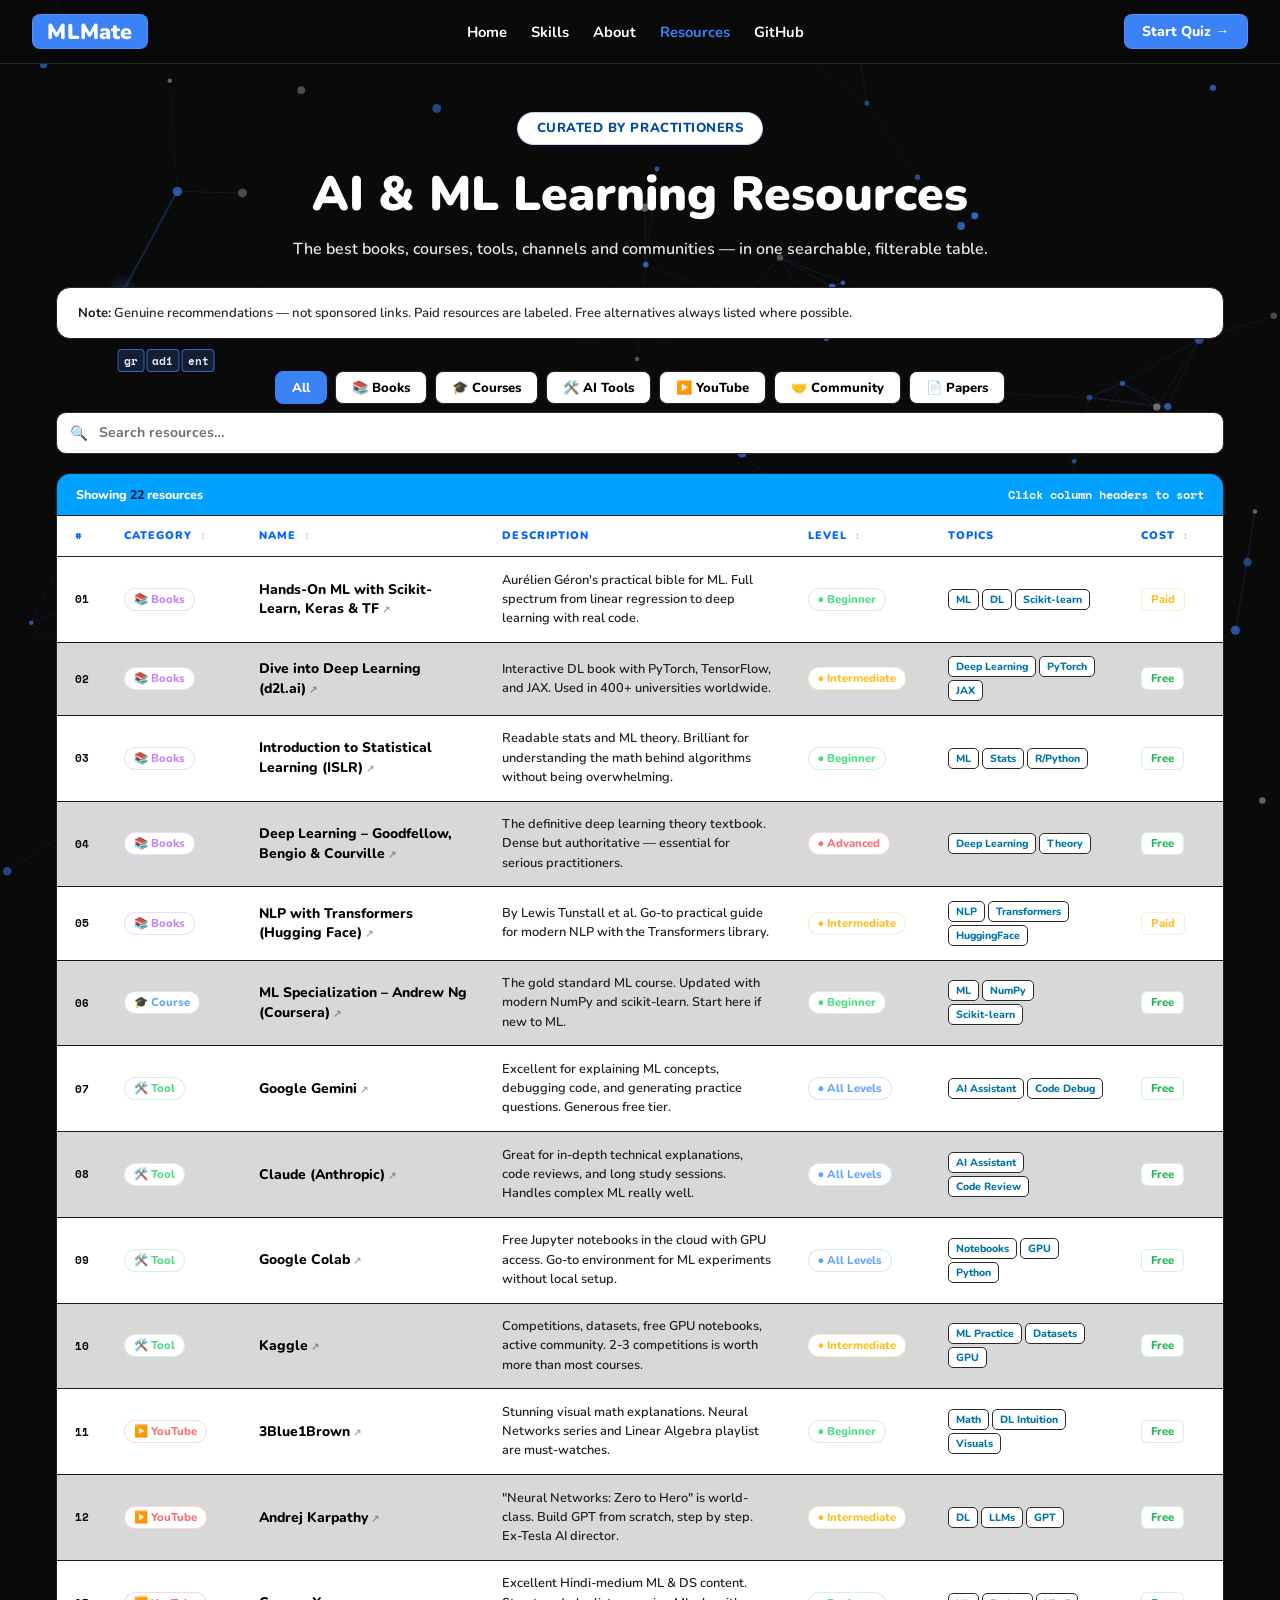
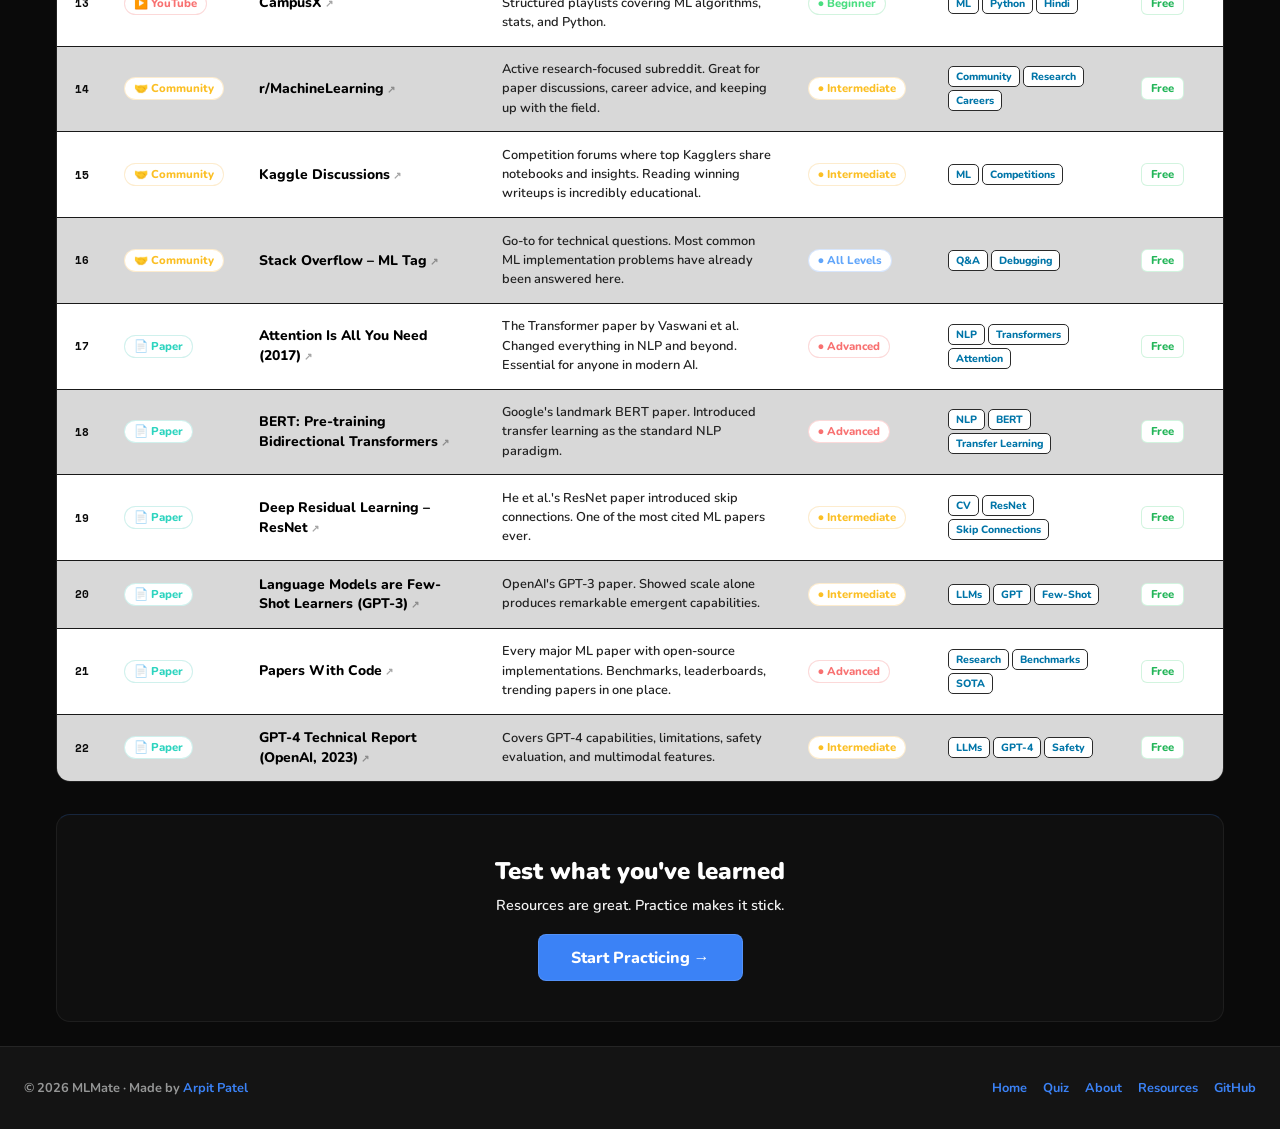
<file: resources.html>
<!DOCTYPE html>
<html lang="en">

<head>
  <meta charset="UTF-8" />
  <meta name="viewport" content="width=device-width, initial-scale=1.0" />
  <title>Best AI & Machine Learning Resources – Books, Courses, Tools | MLMate</title>
  <meta name="description"
    content="Curated AI and Machine Learning learning resources — best books, free courses, YouTube channels, AI tools, communities and research papers.">
  <link rel="canonical" href="https://mlmate.in/resources.html" />
  <link rel="icon" href="/favicon.ico" type="image/x-icon">
  <link rel="preconnect" href="https://fonts.googleapis.com" />
  <link rel="preconnect" href="https://fonts.gstatic.com" crossorigin>
  <link
    href="https://fonts.googleapis.com/css2?family=Nunito:wght@400;600;700;800;900&family=Space+Mono:wght@400;700&display=swap"
    rel="stylesheet" />
  <link rel="stylesheet" href="styles.css" />
  <style>
    /* ── Resources page specific ─────────────────────── */
    .res-hero {
      text-align: center;
      padding: 3rem 1.5rem 1.5rem;
      max-width: 760px;
      margin: 0 auto;
    }

    .filter-btn:hover {
      background: #222;
      color: #ccc;
      border-color: #444;
    }

    .filter-btn.active {
      background: var(--blue);
      color: #fff;
      border-color: var(--blue);
    }

    /* Search bar */
    .search-wrap {
      position: relative;
      margin-bottom: 1.2rem;
    }

    .search-wrap input {
      width: 100%;
      background: #ffffff;
      border: 1px solid #2a2a2a;
      border-radius: 10px;
      padding: 0.65rem 1rem 0.65rem 2.6rem;
      font-family: 'Nunito', sans-serif;
      font-size: 0.88rem;
      font-weight: 700;
      color: #f0f0f0;
      outline: none;
      transition: border-color 0.15s;
    }

    .search-wrap input::placeholder {
      color: #707070;
    }

    .search-wrap input:focus {
      border-color: rgba(59, 130, 246, 0.5);
    }

    .search-icon {
      position: absolute;
      left: 0.85rem;
      top: 50%;
      transform: translateY(-50%);
      color: #8e8e8e;
      font-size: 0.9rem;
      pointer-events: none;
    }

    /* Table container */
    .table-wrap {
      background: #0f0f0f;
      border: 1px solid #222;
      border-radius: var(--radius);
      overflow: hidden;
    }

    /* Stats bar above table */
    .table-stats {
      display: flex;
      align-items: center;
      justify-content: space-between;
      flex-wrap: wrap;
      gap: 0.5rem;
      padding: 0.75rem 1.2rem;
      background: #00a1ff;
      border-bottom: 1px solid #1e1e1e;
    }

    .table-stats-left {
      font-size: 0.78rem;
      font-weight: 800;
      color: #ffffff;
    }

    .table-stats-left span {
      color: #072244;
    }

    .table-stats-right {
      font-size: 0.72rem;
      font-weight: 700;
      color: #fbf2f2;
      font-family: 'Space Mono', monospace;
    }

    /* Table itself */
    .res-table {
      width: 100%;
      border-collapse: collapse;
      font-size: 0.84rem;
    }

    /* Header */
    .res-table thead tr {
      background: #141414;
      border-bottom: 1px solid #242424;
    }

    .res-table thead th {
      padding: 0.75rem 1.1rem;
      text-align: left;
      font-size: 0.68rem;
      font-weight: 900;
      text-transform: uppercase;
      letter-spacing: 0.1em;
      color: #0062ff;
      white-space: nowrap;
      cursor: pointer;
      user-select: none;
      transition: color 0.13s;
      background:#fff;
    }

    .res-table thead th:hover {
      color: #0077ff;
    }

    .res-table thead th .sort-arrow {
      margin-left: 4px;
      opacity: 0.4;
      font-size: 0.65rem;
    }

    .res-table thead th.sorted .sort-arrow {
      opacity: 1;
      color: var(--blue);
    }

    /* Body */
    .res-table tbody tr {
      background: #ffffff;
      border-bottom: 1px solid #191919;
      transition: background 0.12s;
    }

    .res-table tbody tr:nth-child(even) {
      background: #d8d8d8;
    }

    .res-table tbody tr:hover {
      background: #c1e3f7;
    }

    .res-table tbody tr:last-child {
      border-bottom: none;
    }

    /* Empty state */
    .no-results {
      padding: 3rem;
      text-align: center;
      background: #0f0f0f;
      color: #c1c1c1;
      font-size: 0.88rem;
      font-weight: 700;
    }

    /* Cells */
    .res-table td {
      padding: 0.85rem 1.1rem;
      vertical-align: middle;
    }

    /* # col */
    .col-num {
      width: 40px;
      text-align: center;
      font-family: 'Space Mono', monospace;
      font-size: 0.68rem;
      color: #0a0a0a;
      font-weight: 700;
    }

    /* Category col */
    .col-cat {
      width: 110px;
    }

    .cat-pill {
      display: inline-flex;
      align-items: center;
      gap: 5px;
      font-size: 0.71rem;
      font-weight: 800;
      padding: 3px 9px;
      border-radius: 20px;
      white-space: nowrap;
    }

    .cat-books {
      background: rgb(255, 255, 255);
      color: #c084fc;
      border: 1px solid rgba(168, 85, 247, 0.2);
    }

    .cat-courses {
      background: rgb(255, 255, 255);
      color: #60a5fa;
      border: 1px solid rgba(59, 130, 246, 0.2);
    }

    .cat-tools {
      background: rgb(255, 255, 255);
      color: #4ade80;
      border: 1px solid rgba(34, 197, 94, 0.2);
    }

    .cat-youtube {
      background: rgb(255, 255, 255);
      color: #f87171;
      border: 1px solid rgba(239, 68, 68, 0.2);
    }

    .cat-community {
      background: rgb(255, 255, 255);
      color: #fbbf24;
      border: 1px solid rgba(245, 158, 11, 0.2);
    }

    .cat-papers {
      background: rgb(255, 255, 255);
      color: #2dd4bf;
      border: 1px solid rgba(20, 184, 166, 0.2);
    }

    /* Name col */
    .col-name {
      min-width: 200px;
      max-width: 280px;
    }

    .col-name a {
      font-weight: 800;
      font-size: 0.87rem;
      color: #000000;
      text-decoration: none;
      transition: color 0.13s;
      line-height: 1.35;
    }

    .col-name a:hover {
      color: var(--blue);
    }

    .ext-arrow {
      font-size: 0.62rem;
      opacity: 0.35;
      margin-left: 3px;
    }

    /* Desc col */
    .col-desc {
      min-width: 240px;
      max-width: 360px;
    }

    .col-desc p {
      font-size: 0.8rem;
      color: #212121;
      font-weight: 600;
      line-height: 1.5;
      margin: 0;
    }

    /* Level col */
    .col-level {
      width: 140px;
      white-space: nowrap;
    }

    .level-pill {
      display: inline-flex;
      align-items: center;
      gap: 5px;
      font-size: 0.71rem;
      font-weight: 800;
      padding: 3px 9px;
      border-radius: 20px;
      white-space: nowrap;
    }

    .lvl-beginner {
      background: rgb(255, 255, 255);
      color: #4ade80;
      border: 1px solid rgba(34, 197, 94, 0.2);
    }

    .lvl-intermediate {
      background: rgb(255, 255, 255);
      color: #fbbf24;
      border: 1px solid rgba(245, 158, 11, 0.2);
    }

    .lvl-advanced {
      background: rgb(255, 255, 255);
      color: #f87171;
      border: 1px solid rgba(239, 68, 68, 0.2);
    }

    .lvl-all {
      background: rgb(255, 255, 255);
      color: #60a5fa;
      border: 1px solid rgba(59, 130, 246, 0.2);
    }

    /* Topics col */
    .col-topics {
      min-width: 130px;
    }

    .topic-chips {
      display: flex;
      flex-wrap: wrap;
      gap: 3px;
    }

    .t-chip {
      font-size: 0.66rem;
      font-weight: 800;
      padding: 2px 7px;
      background: #ffffff;
      border: 1px solid #2a2a2a;
      border-radius: 5px;
      color: #0075a8;
      white-space: nowrap;
    }

    /* Cost col */
    .col-cost {
      width: 100px;
      white-space: nowrap;
    }

    .cost-badge {
      display: inline-block;
      font-size: 0.71rem;
      font-weight: 800;
      padding: 3px 9px;
      border-radius: 6px;
      white-space: nowrap;
    }

    .cost-free {
      background: rgb(255, 255, 255);
      color: #22b558;
      border: 1px solid rgba(34, 197, 94, 0.2);
    }

    .cost-paid {
      background: rgb(255, 255, 255);
      color: #fbbf24;
      border: 1px solid rgba(245, 158, 11, 0.2);
    }

    /* CTA */
    .cta-banner {
      background: #0f0f0f;
      border: 1px solid #1e1e1e;
      border-top: 1px solid rgba(59, 130, 246, 0.2);
      border-radius: var(--radius);
      padding: 2.5rem 2rem;
      text-align: center;
      margin-top: 2rem;
    }

    .cta-banner h2 {
      font-size: 1.5rem;
      font-weight: 900;
      margin-bottom: 0.5rem;
      color: #fff;
    }

    .cta-banner p {
      font-size: 0.9rem;
      color: #f3f3f3;
      font-weight: 600;
      margin-bottom: 1.2rem;
    }

    /* Mobile */
    @media(max-width:768px) {

      .col-desc,
      .col-num,
      .col-topics {
        display: none;
      }

      .res-table thead th,
      .res-table td {
        padding: 0.7rem 0.75rem;
      }
    }

    @media(max-width:500px) {

      .col-level,
      .col-cost {
        display: none;
      }
    }
  </style>
</head>

<body>
  <canvas id="bg-canvas" aria-hidden="true"></canvas>
  <div id="token-streams" aria-hidden="true"></div>
  <div id="page">

    <nav>
      <a class="logo" href="index.html">MLMate</a>
      <ul class="nav-links">
        <li><a href="index.html">Home</a></li>
        <li><a href="index.html#skills-section">Skills</a></li>
        <li><a href="about.html">About</a></li>
        <li><a href="resources.html" style="color:var(--blue)">Resources</a></li>
        <li><a href="https://github.com/arpitpatelsitapur/MLMate" target="_blank">GitHub</a></li>
      </ul>
      <a href="quiz.html" class="nav-btn">Start Quiz →</a>
    </nav>

    <div class="res-hero">
      <div class="hero-badge">Curated by Practitioners</div>
      <h1>AI & ML Learning Resources</h1>
      <p>The best books, courses, tools, channels and communities — in one searchable, filterable table.</p>
    </div>

    <div class="section" style="padding-top:0;max-width:1200px;">

      <div class="disclaimer"><strong>Note:</strong> Genuine recommendations — not sponsored links. Paid resources are
        labeled. Free alternatives always listed where possible.</div>

      <!-- Filter tabs -->
      <div class="filter-bar">
        <button class="filter-btn active" data-filter="all">All</button>
        <button class="filter-btn" data-filter="books">📚 Books</button>
        <button class="filter-btn" data-filter="courses">🎓 Courses</button>
        <button class="filter-btn" data-filter="tools">🛠️ AI Tools</button>
        <button class="filter-btn" data-filter="youtube">▶️ YouTube</button>
        <button class="filter-btn" data-filter="community">🤝 Community</button>
        <button class="filter-btn" data-filter="papers">📄 Papers</button>
      </div>

      <!-- Search -->
      <div class="search-wrap">
        <span class="search-icon">🔍</span>
        <input type="text" id="res-search" placeholder="Search resources…" autocomplete="off" />
      </div>

      <!-- Table -->
      <div class="table-wrap">
        <div class="table-stats">
          <div class="table-stats-left">Showing <span id="row-count">34</span> resources</div>
          <div class="table-stats-right">Click column headers to sort</div>
        </div>
        <div style="overflow-x:auto;">
          <table class="res-table" id="res-table">
            <thead>
              <tr>
                <th class="col-num">#</th>
                <th data-col="category">Category <span class="sort-arrow">↕</span></th>
                <th data-col="name">Name <span class="sort-arrow">↕</span></th>
                <th class="col-desc">Description</th>
                <th data-col="level">Level <span class="sort-arrow">↕</span></th>
                <th>Topics</th>
                <th data-col="cost">Cost <span class="sort-arrow">↕</span></th>
              </tr>
            </thead>
            <tbody id="res-tbody"></tbody>
          </table>
          <div class="no-results" id="no-results" style="display:none;">No resources match your filters.</div>
        </div>
      </div>

      <div class="cta-banner">
        <h2>Test what you've learned</h2>
        <p>Resources are great. Practice makes it stick.</p>
        <a href="quiz.html" class="nav-btn" style="display:inline-block;font-size:1rem;padding:0.7rem 2rem;">Start
          Practicing →</a>
      </div>
    </div>

    <footer>
      <p>© 2026 MLMate · Made by <a href="https://github.com/arpitpatelsitapur" target="_blank">Arpit Patel</a>
      </p>
      <div style="display:flex;gap:1rem;flex-wrap:wrap;">
        <a href="index.html">Home</a><a href="quiz.html">Quiz</a><a href="about.html">About</a>
        <a href="resources.html">Resources</a><a href="https://github.com/arpitpatelsitapur/MLMate"
          target="_blank">GitHub</a>
      </div>
    </footer>

  </div><!-- #page -->

  <script>
    // ── DATA ─────────────────────────────────────────────────────────
    const RESOURCES = [
      // BOOKS
      { category: 'books', name: 'Hands-On ML with Scikit-Learn, Keras & TF', url: 'https://www.oreilly.com/library/view/hands-on-machine-learning/9781098125967/', desc: "Aurélien Géron's practical bible for ML. Full spectrum from linear regression to deep learning with real code.", level: 'beginner', topics: ['ML', 'DL', 'Scikit-learn'], cost: 'paid' },
      { category: 'books', name: 'Dive into Deep Learning (d2l.ai)', url: 'https://d2l.ai/', desc: 'Interactive DL book with PyTorch, TensorFlow, and JAX. Used in 400+ universities worldwide.', level: 'intermediate', topics: ['Deep Learning', 'PyTorch', 'JAX'], cost: 'free' },
      { category: 'books', name: 'Introduction to Statistical Learning (ISLR)', url: 'https://www.statlearning.com/', desc: 'Readable stats and ML theory. Brilliant for understanding the math behind algorithms without being overwhelming.', level: 'beginner', topics: ['ML', 'Stats', 'R/Python'], cost: 'free' },
      { category: 'books', name: 'Deep Learning – Goodfellow, Bengio & Courville', url: 'https://www.deeplearningbook.org/', desc: 'The definitive deep learning theory textbook. Dense but authoritative — essential for serious practitioners.', level: 'advanced', topics: ['Deep Learning', 'Theory'], cost: 'free' },
      { category: 'books', name: 'NLP with Transformers (Hugging Face)', url: 'https://www.oreilly.com/library/view/natural-language-processing/9781098136789/', desc: 'By Lewis Tunstall et al. Go-to practical guide for modern NLP with the Transformers library.', level: 'intermediate', topics: ['NLP', 'Transformers', 'HuggingFace'], cost: 'paid' },
      // COURSES
      { category: 'courses', name: 'ML Specialization – Andrew Ng (Coursera)', url: 'https://www.coursera.org/specializations/machine-learning-introduction', desc: 'The gold standard ML course. Updated with modern NumPy and scikit-learn. Start here if new to ML.', level: 'beginner', topics: ['ML', 'NumPy', 'Scikit-learn'], cost: 'free' },
      // TOOLS
      { category: 'tools', name: 'Google Gemini', url: 'https://gemini.google.com', desc: 'Excellent for explaining ML concepts, debugging code, and generating practice questions. Generous free tier.', level: 'all', topics: ['AI Assistant', 'Code Debug'], cost: 'free' },
      { category: 'tools', name: 'Claude (Anthropic)', url: 'https://claude.ai', desc: 'Great for in-depth technical explanations, code reviews, and long study sessions. Handles complex ML really well.', level: 'all', topics: ['AI Assistant', 'Code Review'], cost: 'free' },
      { category: 'tools', name: 'Google Colab', url: 'https://colab.research.google.com', desc: 'Free Jupyter notebooks in the cloud with GPU access. Go-to environment for ML experiments without local setup.', level: 'all', topics: ['Notebooks', 'GPU', 'Python'], cost: 'free' },
      { category: 'tools', name: 'Kaggle', url: 'https://kaggle.com', desc: 'Competitions, datasets, free GPU notebooks, active community. 2-3 competitions is worth more than most courses.', level: 'intermediate', topics: ['ML Practice', 'Datasets', 'GPU'], cost: 'free' },
      // YOUTUBE
      { category: 'youtube', name: '3Blue1Brown', url: 'https://www.youtube.com/@3blue1brown', desc: "Stunning visual math explanations. Neural Networks series and Linear Algebra playlist are must-watches.", level: 'beginner', topics: ['Math', 'DL Intuition', 'Visuals'], cost: 'free' },
      { category: 'youtube', name: 'Andrej Karpathy', url: 'https://www.youtube.com/@AndrejKarpathy', desc: '"Neural Networks: Zero to Hero" is world-class. Build GPT from scratch, step by step. Ex-Tesla AI director.', level: 'intermediate', topics: ['DL', 'LLMs', 'GPT'], cost: 'free' },
      { category: 'youtube', name: 'CampusX', url: 'https://www.youtube.com/@campusx-official', desc: 'Excellent Hindi-medium ML & DS content. Structured playlists covering ML algorithms, stats, and Python.', level: 'beginner', topics: ['ML', 'Python', 'Hindi'], cost: 'free' },
      // COMMUNITY
      { category: 'community', name: 'r/MachineLearning', url: 'https://www.reddit.com/r/MachineLearning/', desc: 'Active research-focused subreddit. Great for paper discussions, career advice, and keeping up with the field.', level: 'intermediate', topics: ['Community', 'Research', 'Careers'], cost: 'free' },
      { category: 'community', name: 'Kaggle Discussions', url: 'https://kaggle.com/discussions', desc: 'Competition forums where top Kagglers share notebooks and insights. Reading winning writeups is incredibly educational.', level: 'intermediate', topics: ['ML', 'Competitions'], cost: 'free' },
      { category: 'community', name: 'Stack Overflow – ML Tag', url: 'https://stackoverflow.com/questions/tagged/machine-learning', desc: 'Go-to for technical questions. Most common ML implementation problems have already been answered here.', level: 'all', topics: ['Q&A', 'Debugging'], cost: 'free' },
      // PAPERS
      { category: 'papers', name: 'Attention Is All You Need (2017)', url: 'https://arxiv.org/abs/1706.03762', desc: 'The Transformer paper by Vaswani et al. Changed everything in NLP and beyond. Essential for anyone in modern AI.', level: 'advanced', topics: ['NLP', 'Transformers', 'Attention'], cost: 'free' },
      { category: 'papers', name: 'BERT: Pre-training Bidirectional Transformers', url: 'https://arxiv.org/abs/1810.04805', desc: "Google's landmark BERT paper. Introduced transfer learning as the standard NLP paradigm.", level: 'advanced', topics: ['NLP', 'BERT', 'Transfer Learning'], cost: 'free' },
      { category: 'papers', name: 'Deep Residual Learning – ResNet', url: 'https://arxiv.org/abs/1512.03385', desc: "He et al.'s ResNet paper introduced skip connections. One of the most cited ML papers ever.", level: 'intermediate', topics: ['CV', 'ResNet', 'Skip Connections'], cost: 'free' },
      { category: 'papers', name: 'Language Models are Few-Shot Learners (GPT-3)', url: 'https://arxiv.org/abs/2005.14165', desc: "OpenAI's GPT-3 paper. Showed scale alone produces remarkable emergent capabilities.", level: 'intermediate', topics: ['LLMs', 'GPT', 'Few-Shot'], cost: 'free' },
      { category: 'papers', name: 'Papers With Code', url: 'https://paperswithcode.com/', desc: 'Every major ML paper with open-source implementations. Benchmarks, leaderboards, trending papers in one place.', level: 'advanced', topics: ['Research', 'Benchmarks', 'SOTA'], cost: 'free' },
      { category: 'papers', name: 'GPT-4 Technical Report (OpenAI, 2023)', url: 'https://arxiv.org/abs/2303.08774', desc: 'Covers GPT-4 capabilities, limitations, safety evaluation, and multimodal features.', level: 'intermediate', topics: ['LLMs', 'GPT-4', 'Safety'], cost: 'free' },
    ];

    // ── RENDER ────────────────────────────────────────────────────────
    const CAT_META = {
      books: { label: '📚 Books', cls: 'cat-books' },
      courses: { label: '🎓 Course', cls: 'cat-courses' },
      tools: { label: '🛠️ Tool', cls: 'cat-tools' },
      youtube: { label: '▶️ YouTube', cls: 'cat-youtube' },
      community: { label: '🤝 Community', cls: 'cat-community' },
      papers: { label: '📄 Paper', cls: 'cat-papers' },
    };
    const LVL_META = {
      beginner: { label: '● Beginner', cls: 'lvl-beginner' },
      intermediate: { label: '● Intermediate', cls: 'lvl-intermediate' },
      advanced: { label: '● Advanced', cls: 'lvl-advanced' },
      all: { label: '● All Levels', cls: 'lvl-all' },
    };

    let activeFilter = 'all';
    let searchQuery = '';
    let sortCol = null;
    let sortDir = 1; // 1=asc, -1=desc

    function getFiltered() {
      return RESOURCES.filter(r => {
        const matchCat = activeFilter === 'all' || r.category === activeFilter;
        const q = searchQuery.toLowerCase();
        const matchSearch = !q ||
          r.name.toLowerCase().includes(q) ||
          r.desc.toLowerCase().includes(q) ||
          r.topics.some(t => t.toLowerCase().includes(q)) ||
          r.category.toLowerCase().includes(q) ||
          r.level.toLowerCase().includes(q);
        return matchCat && matchSearch;
      });
    }

    function renderTable() {
      let rows = getFiltered();
      if (sortCol) {
        rows = [...rows].sort((a, b) => {
          const av = sortCol === 'topics' ? a.topics.join(',') : a[sortCol];
          const bv = sortCol === 'topics' ? b.topics.join(',') : b[sortCol];
          return av < bv ? -sortDir : av > bv ? sortDir : 0;
        });
      }

      const tbody = document.getElementById('res-tbody');
      const noRes = document.getElementById('no-results');
      document.getElementById('row-count').textContent = rows.length;

      if (rows.length === 0) {
        tbody.innerHTML = '';
        noRes.style.display = 'block';
        return;
      }
      noRes.style.display = 'none';

      tbody.innerHTML = rows.map((r, i) => {
        const cat = CAT_META[r.category];
        const lvl = LVL_META[r.level];
        const chips = r.topics.map(t => `<span class="t-chip">${t}</span>`).join('');
        const costCls = r.cost === 'free' ? 'cost-free' : 'cost-paid';
        const costTxt = r.cost === 'free' ? 'Free' : 'Paid';
        return `
      <tr data-category="${r.category}">
        <td class="col-num">${String(i + 1).padStart(2, '0')}</td>
        <td class="col-cat"><span class="cat-pill ${cat.cls}">${cat.label}</span></td>
        <td class="col-name"><a href="${r.url}" target="_blank" rel="noopener">${r.name}<span class="ext-arrow">↗</span></a></td>
        <td class="col-desc"><p>${r.desc}</p></td>
        <td class="col-level"><span class="level-pill ${lvl.cls}">${lvl.label}</span></td>
        <td class="col-topics"><div class="topic-chips">${chips}</div></td>
        <td class="col-cost"><span class="cost-badge ${costCls}">${costTxt}</span></td>
      </tr>`;
      }).join('');
    }

    // ── FILTER BUTTONS ────────────────────────────────────────────────
    document.querySelectorAll('.filter-btn').forEach(btn => {
      btn.addEventListener('click', () => {
        document.querySelectorAll('.filter-btn').forEach(b => b.classList.remove('active'));
        btn.classList.add('active');
        activeFilter = btn.dataset.filter;
        renderTable();
      });
    });

    // ── SEARCH ────────────────────────────────────────────────────────
    document.getElementById('res-search').addEventListener('input', e => {
      searchQuery = e.target.value;
      renderTable();
    });

    // ── SORT ──────────────────────────────────────────────────────────
    document.querySelectorAll('.res-table thead th[data-col]').forEach(th => {
      th.addEventListener('click', () => {
        const col = th.dataset.col;
        if (sortCol === col) { sortDir *= -1; }
        else { sortCol = col; sortDir = 1; }
        document.querySelectorAll('.res-table thead th').forEach(t => t.classList.remove('sorted'));
        th.classList.add('sorted');
        th.querySelector('.sort-arrow').textContent = sortDir === 1 ? '↑' : '↓';
        renderTable();
      });
    });

    // ── INIT ──────────────────────────────────────────────────────────
    renderTable();
  </script>

  <script>
    (function () {
      'use strict';
      const canvas = document.getElementById('bg-canvas');
      if (!canvas) return;
      const ctx = canvas.getContext('2d');
      function resize() { canvas.width = window.innerWidth; canvas.height = window.innerHeight; }
      resize(); window.addEventListener('resize', resize);
      const mouse = { x: -9999, y: -9999 };
      document.addEventListener('mousemove', e => { mouse.x = e.clientX; mouse.y = e.clientY; });
      document.addEventListener('mouseleave', () => { mouse.x = -9999; mouse.y = -9999; });
      const ripples = [];
      document.addEventListener('click', e => {
        ripples.push({ x: e.clientX, y: e.clientY, r: 0, maxR: 160, life: 1 });
        dots.forEach(d => {
          const dx = d.x - e.clientX, dy = d.y - e.clientY, dist = Math.hypot(dx, dy);
          if (dist < 160 && dist > 0) { const f = (1 - dist / 160) * 4.5; d.vx += (dx / dist) * f; d.vy += (dy / dist) * f; d.bright = 1; }
        });
      });
      const REPEL = 115, LINK_D = 155, N = 80;
      class Dot {
        constructor() { this.init(true); }
        init(s) {
          this.x = s ? Math.random() * canvas.width : (Math.random() < .5 ? -8 : canvas.width + 8);
          this.y = s ? Math.random() * canvas.height : (Math.random() < .5 ? -8 : canvas.height + 8);
          const a = Math.random() * Math.PI * 2, sp = 0.12 + Math.random() * 0.45;
          this.vx = Math.cos(a) * sp; this.vy = Math.sin(a) * sp;
          this.r0 = 2.2 + Math.random() * 2.6; this.a0 = 0.45 + Math.random() * 0.35;
          this.isBlue = Math.random() > 0.42; this.bright = 0;
        }
        update() {
          const cdx = this.x - mouse.x, cdy = this.y - mouse.y, cd = Math.hypot(cdx, cdy);
          if (cd < REPEL && cd > 0) {
            const f = 1 - cd / REPEL;
            this.vx += (cdx / cd) * f * 0.22; this.vy += (cdy / cd) * f * 0.22;
            this.bright = Math.max(this.bright, f * 0.85);
          }
          this.x += this.vx; this.y += this.vy;
          this.vx += (Math.random() - .5) * 0.009; this.vy += (Math.random() - .5) * 0.009;
          this.vx *= 0.993; this.vy *= 0.993;
          const spd = Math.hypot(this.vx, this.vy); if (spd > 5) { this.vx *= 5 / spd; this.vy *= 5 / spd; }
          this.bright = Math.max(0, this.bright - 0.018);
          if (this.x < -14 || this.x > canvas.width + 14 || this.y < -14 || this.y > canvas.height + 14) this.init(false);
        }
        draw() {
          const alpha = Math.min(1, this.a0 + this.bright * 0.5), r = this.r0 + this.bright * 2.2;
          if (this.bright > 0.1) {
            const g = ctx.createRadialGradient(this.x, this.y, 0, this.x, this.y, r * 3.2);
            g.addColorStop(0, `rgba(59,130,246,${this.bright * 0.3})`); g.addColorStop(1, 'rgba(59,130,246,0)');
            ctx.beginPath(); ctx.arc(this.x, this.y, r * 3.2, 0, Math.PI * 2); ctx.fillStyle = g; ctx.fill();
          }
          ctx.beginPath(); ctx.arc(this.x, this.y, r, 0, Math.PI * 2);
          ctx.fillStyle = this.isBlue ? `rgba(59,130,246,${alpha})` : `rgba(200,200,200,${alpha * 0.65})`;
          ctx.fill();
        }
      }
      const dots = Array.from({ length: N }, () => new Dot());
      function drawLinks() {
        for (let i = 0; i < dots.length; i++)for (let j = i + 1; j < dots.length; j++) {
          const dx = dots[i].x - dots[j].x, dy = dots[i].y - dots[j].y, d = Math.hypot(dx, dy);
          if (d < LINK_D) {
            const t = 1 - d / LINK_D, boost = Math.max(dots[i].bright, dots[j].bright);
            ctx.beginPath(); ctx.moveTo(dots[i].x, dots[i].y); ctx.lineTo(dots[j].x, dots[j].y);
            ctx.strokeStyle = `rgba(59,130,246,${t * (0.28 + boost * 0.55)})`; ctx.lineWidth = 0.9 + boost * 1.3; ctx.stroke();
          }
        }
      }
      function drawHalo() {
        if (mouse.x < 0) return;
        ctx.save(); ctx.beginPath(); ctx.arc(mouse.x, mouse.y, REPEL * 0.62, 0, Math.PI * 2);
        ctx.strokeStyle = 'rgba(59,130,246,0.18)'; ctx.lineWidth = 1; ctx.setLineDash([4, 7]); ctx.stroke(); ctx.restore();
      }
      function drawRipples() {
        for (let i = ripples.length - 1; i >= 0; i--) {
          const rp = ripples[i];
          ctx.beginPath(); ctx.arc(rp.x, rp.y, rp.r, 0, Math.PI * 2);
          ctx.strokeStyle = `rgba(59,130,246,${rp.life * (1 - rp.r / rp.maxR) * 0.65})`;
          ctx.lineWidth = 1.5; ctx.stroke(); rp.r += 3.8; rp.life *= 0.97;
          if (rp.r >= rp.maxR) ripples.splice(i, 1);
        }
      }
      function tick() {
        ctx.clearRect(0, 0, canvas.width, canvas.height);
        drawLinks(); dots.forEach(d => { d.update(); d.draw(); }); drawRipples(); drawHalo();
        requestAnimationFrame(tick);
      }
      tick();
      if (window.innerWidth <= 640) return;
      const container = document.getElementById('token-streams'); if (!container) return;
      const WORDS = ['gradient', 'loss', 'epoch', 'attention', 'embedding', 'softmax', 'ReLU', 'regression', 'dropout', 'decisiontree', 'sigmoid', 'weight', 'tensor', 'mse', 'recall', 'precision', 'entropy', 'encoder', 'decoder', 'pooling', 'variance', 'bias', 'kernel', 'norm', 'dockerHub', 'git', 'mask', 'head', 'knn', 'cosine', 'svm', 'logistic', 'kmeans', 'accuracy', 'randomforest', 'xgboost', 'lightgbm', 'catboost', 'transformer', 'lstm', 'gru', 'bert', 'gpt', 'vgg', 'pca', 'lda', 'dockercompose', 'dockervolume', 'dockerswarm', 'stemming', 'nltk', 'onehot', 'tfidf', 'word2vec', 'cnn', 'rnn', 'perceptron', 'gru', 'agents', 'prompts'];
      function tokenize(w) {
        const n = w.length; if (n <= 3) return [w];
        if (n <= 6) return [w.slice(0, Math.ceil(n / 2)), w.slice(Math.ceil(n / 2))];
        const a = Math.floor(n / 3), b = Math.floor(n * 2 / 3); return [w.slice(0, a), w.slice(a, b), w.slice(b)];
      }
      function feedParticle(cx, cy) {
        let best = null, bd = Infinity;
        dots.forEach(d => { const dist = Math.hypot(d.x - cx, d.y - cy); if (dist < bd) { bd = dist; best = d; } });
        if (best) best.bright = 1;
      }
      const lanes = [{ x: 0.13, y: 0.40, wi: 0 }, { x: 0.55, y: 0.68, wi: 12 }, { x: 0.82, y: 0.24, wi: 24 }];
      function runLane(idx) {
        const lane = lanes[idx]; const word = WORDS[lane.wi % WORDS.length]; lane.wi++;
        let el = document.getElementById('tlane-' + idx);
        if (!el) { el = document.createElement('div'); el.id = 'tlane-' + idx; el.className = 'token-lane'; container.appendChild(el); }
        el.style.left = (lane.x * 100) + 'vw'; el.style.top = (lane.y * 100) + 'vh';
        const chunks = tokenize(word); el.innerHTML = '';
        const wordEl = document.createElement('span'); wordEl.className = 'token-word';
        const chunkEls = chunks.map(ch => {
          const s = document.createElement('span'); s.className = 'token-chunk'; s.textContent = ch; wordEl.appendChild(s); return s;
        });
        el.appendChild(wordEl);
        wordEl.animate([{ opacity: 0 }, { opacity: 1 }], { duration: 260, fill: 'forwards' });
        let t = 340;
        chunkEls.forEach((s, i) => setTimeout(() => s.classList.add('boxed'), t + i * 95));
        t += chunkEls.length * 95 + 55;
        chunkEls.forEach((s, i) => setTimeout(() => s.classList.add('filled'), t + i * 65));
        t += chunkEls.length * 65 + 200;
        setTimeout(() => {
          const rect = el.getBoundingClientRect();
          feedParticle(rect.left + rect.width / 2, rect.top + rect.height / 2);
          wordEl.animate([{ opacity: 1, transform: 'translateY(0)' }, { opacity: 0, transform: 'translateY(-22px)' }],
            { duration: 480, easing: 'ease-in', fill: 'forwards' });
          lane.x = Math.max(0.06, Math.min(0.94, lane.x + (Math.random() - .5) * 0.15));
          lane.y = Math.max(0.10, Math.min(0.88, lane.y + (Math.random() - .5) * 0.12));
          setTimeout(() => runLane(idx), 600);
        }, t);
      }
      setTimeout(() => runLane(0), 500); setTimeout(() => runLane(1), 1900); setTimeout(() => runLane(2), 3200);
    })();
  </script>
</body>

</html>
</file>
<file: styles.css>
/* ═══════════════════════════════════════════════════════
   MLMate – Dark Theme
   #0a0a0a bg · #f0f0f0 text · #3b82f6 blue accent
═══════════════════════════════════════════════════════ */
:root {
  --bg: #0a0a0a;
  --bg2: #111111;
  --card-bg: #161616;
  --card-bg2: #1e1e1e;
  --blue: #3b82f6;
  --blue-dark: #2563eb;
  --blue-light: rgba(59, 130, 246, 0.12);
  --text: #f0f0f0;
  --muted: #a7a8a8e0;
  --border: #252525;
  --border2: #333333;
  --green: #22c55e;
  --red: #ef4444;
  --yellow: #f59e0b;
  --radius: 14px;
  --shadow: 0 2px 20px rgba(0, 0, 0, 0.6);
  --sidebar-w: 270px;
}

*,
*::before,
*::after {
  box-sizing: border-box;
  margin: 0;
  padding: 0;
}

html {
  color-scheme: dark;
}

body {
  font-family: 'Nunito', sans-serif;
  background: var(--bg);
  color: var(--text);
  min-height: 100vh;

  display: flex;
  flex-direction: column;
}

.skill-card,
.hero,
.section,
footer,
.skill-page-header,
.skill-body,
.skill-sidebar,
.skill-main {
  position: relative;
  z-index: 2;
}

/* ── ANIMATION LAYERS ─────────────────────────────────
   Canvas:  fixed, z-index 0  (behind everything)
   #page:   relative, z-index 1 (all real content)
   #token-streams: fixed, z-index 2 (above page but pointer-events:none)
─────────────────────────────────────────────────────── */
#bg-canvas {
  position: fixed;
  top: 0;
  left: 0;
  width: 100vw;
  height: 100vh;
  pointer-events: none;
  z-index: 0;
  inset: 0;
}

#page {
  position: relative;
  z-index: 2;
}

#token-streams {
  position: fixed;
  inset: 0;
  pointer-events: none;
  z-index: 1;
  overflow: hidden;
}

.token-lane {
  position: absolute;
  display: inline-flex;
  align-items: center;
  gap: 0;
  height: 30px;
  transform: translate(-50%, -50%);
}

.token-word {
  font-family: 'Space Mono', monospace;
  font-size: 0.72rem;
  font-weight: 700;
  color: rgba(255, 255, 255, 0.9);
  letter-spacing: 0.01em;
  opacity: 0;
  display: inline-flex;
  gap: 2px;
  align-items: center;
  filter: blur(0.4px);
}

.token-chunk {
  border: 1.5px solid transparent;
  border-radius: 4px;
  padding: 2px 5px;
  background: transparent;
  font-size: 0.7rem;
  transition: background 0.22s, border-color 0.18s;
}

.token-chunk.boxed {
  border-color: rgba(80, 140, 255, 0.65);
}

.token-chunk.filled {
  background: rgba(59, 130, 246, 0.18);
}

@media(max-width:640px) {
  #token-streams {
    display: none;
  }
}

/* ── NAV ──────────────────────────────────────────────── */
nav {
  background: rgba(10, 10, 10, 0.88);
  border-bottom: 1px solid var(--border);
  padding: 0 2rem;
  display: flex;
  align-items: center;
  justify-content: space-between;
  height: 64px;
  position: sticky;
  top: 0;
  z-index: 100;
  backdrop-filter: blur(14px);
  -webkit-backdrop-filter: blur(14px);
}

.logo {
  text-decoration: none;
  font-weight: 900;
  font-size: 1.35rem;
  color: #fff;
  background: var(--blue);
  border: 1.5px solid rgba(255, 255, 255, 0.1);
  border-radius: 8px;
  padding: 0.1rem 0.9rem;
  letter-spacing: 0.01em;
}

.nav-links {
  display: flex;
  gap: 1.5rem;
  list-style: none;
}

.nav-links a {
  text-decoration: none;
  color: #fff;
  font-weight: 700;
  font-size: 0.92rem;
  transition: color 0.15s;
}

.nav-links a:hover {
  color: #0084ff;
}

.nav-btn {
  background: var(--blue);
  color: #fff;
  border: 1.5px solid rgba(255, 255, 255, 0.12);
  border-radius: 8px;
  padding: 0.45rem 1.1rem;
  font-family: 'Nunito', sans-serif;
  font-weight: 800;
  font-size: 0.88rem;
  cursor: pointer;
  text-decoration: none;
  transition: background 0.15s;
}

.nav-btn:hover {
  background: var(--blue-dark);
}

/* ── HERO ─────────────────────────────────────────────── */
.hero {
  text-align: center;
  padding: 2.5rem 1.5rem 1.5rem;
  max-width: 1100px;
  margin: 0 auto;
  background: transparent;
}

.hero-badge {
  display: inline-block;
  background: rgb(255, 255, 255);
  color: #014aa2;
  border: 1.5px solid rgba(59, 130, 246, 0.3);
  font-weight: 800;
  font-size: 0.82rem;
  padding: 0.4rem 1.2rem;
  border-radius: 20px;
  margin-bottom: 1.3rem;
  letter-spacing: 0.04em;
  text-transform: uppercase;
}

.hero h1 {
  font-size: clamp(2.1rem, 6vw, 3.5rem);
  font-weight: 900;
  line-height: 1.15;
  margin-bottom: 1.1rem;
  color: #fff;
}

.hero p {
  font-size: 1.08rem;
  color: #fffffff3;
  max-width: 540px;
  margin: 0 auto;
  font-weight: 600;
  line-height: 1.65;
}

.hero-stats {
  display: flex;
  gap: 1.2rem;
  justify-content: center;
  flex-wrap: wrap;
  margin-top: 1.8rem;
}

.stat {
  background: rgb(255, 255, 255);
  border: 1px solid var(--muted);
  border-radius: var(--radius);
  padding: 1rem 1.5rem;
  text-align: center;
  backdrop-filter: blur(8px);
}

.stat-num {
  font-size: 1.8rem;
  font-weight: 900;
  color: var(--blue);
}

.stat-label {
  font-size: 0.8rem;
  color: #2a2a2a;
  font-weight: 700;
  margin-top: 2px;
}

/* ── SECTION ──────────────────────────────────────────── */
.section {
  max-width: 1100px;
  margin: 0 auto;
  padding: 1.5rem 1rem;
}

.section-title {
  font-size: 1.6rem;
  font-weight: 900;
  margin-bottom: 1.8rem;
  text-align: center;
  color: #ffffff;
}

/* ── PLATFORM SECTION ─────────────────────────────────── */
.platform-section {
  padding-top: 0;
}

.platform-wrap {
  background: #ffffff;
  border: 1px solid var(--muted);
  border-radius: var(--radius);
  padding: 2rem 2rem 2.2rem;
}

.platform-wrap .section-title {
  margin-bottom: 0.6rem;
  color: #1e1e1e;
}

.platform-intro {
  font-size: 0.93rem;
  color: #303030;
  font-weight: 600;
  line-height: 1.65;
  max-width: 680px;
  margin: 0 auto 1.6rem;
  text-align: center;
}

.platform-topics {
  background: #0374fd;
  border: 1px solid var(--muted);
  border-radius: 10px;
  padding: 1.1rem 1.3rem;
}

.platform-topic-label {
  font-size: 0.7rem;
  font-weight: 900;
  text-transform: uppercase;
  letter-spacing: 0.1em;
  color: #fff;
  margin-bottom: 0.75rem;
}

.platform-chips {
  display: flex;
  flex-wrap: wrap;
  gap: 0.5rem;
}

.platform-chip {
  background: rgb(255, 255, 255);
  border: 1px solid var(--border);
  border-radius: 8px;
  padding: 0.3rem 0.8rem;
  font-size: 0.8rem;
  font-weight: 800;
  color: var(--blue);
}

/* ── FOR WHOM ─────────────────────────────────────────── */
.for-whom {
  background: #fff;
  border: 1px solid var(--muted);
  border-radius: var(--radius);
  padding: 2.5rem;
}

.for-whom .section-title {
  margin-bottom: 0.6rem;
  color: #000000;
}

.for-whom-grid {
  display: grid;
  grid-template-columns: repeat(auto-fit, minmax(220px, 1fr));
  gap: 1.2rem;
  margin-top: 1.5rem;
}

.for-whom-card {
  background: #017ffc;
  border: 1px solid var(--muted);
  border-radius: 10px;
  padding: 1.2rem;
  display: flex;
  gap: 0.8rem;
  align-items: flex-start;
}

.for-whom-card .icon {
  font-size: 1.5rem;
  flex-shrink: 0;
}

.for-whom-card h4 {
  font-size: 0.92rem;
  font-weight: 800;
  margin-bottom: 3px;
  color: var(--text);
}

.for-whom-card p {
  font-size: 0.8rem;
  color: #f4f4f4;
  font-weight: 600;
  line-height: 1.4;
}

/* ── HOW IT WORKS ─────────────────────────────────────── */
.how-grid {
  display: grid;
  grid-template-columns: repeat(auto-fit, minmax(200px, 1fr));
  gap: 1.2rem;
  margin-top: 1.5rem;
}

.how-card {
  background: #fff;
  border: 1px solid var(--muted);
  border-radius: var(--radius);
  padding: 1.5rem;
  text-align: center;
}

.how-num {
  width: 40px;
  height: 40px;
  background: var(--blue);
  color: #fff;
  border-radius: 50%;
  display: flex;
  align-items: center;
  justify-content: center;
  font-weight: 900;
  font-size: 1.1rem;
  margin: 0 auto 0.8rem;
  border: 1.5px solid rgba(255, 255, 255, 0.15);
}

.how-card h4 {
  font-size: 0.92rem;
  font-weight: 800;
  margin-bottom: 5px;
  color: #151515;
}

.how-card p {
  font-size: 0.8rem;
  color: #303030;
  font-weight: 600;
}

/* ── SKILLS GRID ──────────────────────────────────────── */
.skills-grid {
  display: grid;
  grid-template-columns: repeat(auto-fill, minmax(240px, 1fr));
  gap: 1.2rem;
}

.skill-card {
  background: #fff;
  border: 1px #0053a19a solid;
  border-radius: var(--radius);
  overflow: hidden;
  cursor: pointer;
  transition: transform 0.15s, box-shadow 0.15s, border-color 0.15s;
  position: relative;
  text-decoration: none;
  color: #dadada;
  display: block;
}

.skill-card:not(.inactive):hover {
  transform: translateY(-3px);
  box-shadow: 0 8px 32px rgba(59, 130, 246, 0.18);
  border-color: rgba(59, 130, 246, 0.85);
}

.skill-card.inactive {
  opacity: 0.95;
  cursor: not-allowed;
}

.skill-card-header {
  background: rgba(2, 133, 255, 0.955);
  border-bottom: 1px solid var(--muted);
  color: #ffffff;
  padding: 0.65rem 1rem;
  font-weight: 800;
  font-size: 0.88rem;
}

.skill-card.inactive .skill-card-header {
  background: rgba(0, 157, 255, 0.764);
  color: #f4f4f4;
}

.skill-card-body {
  padding: 1rem;
}

.skill-card-body p {
  font-size: 0.81rem;
  color: #1f1f1f;
  font-weight: 600;
  line-height: 1.45;
  margin-bottom: 0.8rem;
}

.skill-meta {
  display: flex;
  gap: 0.5rem;
  align-items: center;
}

.badge {
  background: rgb(0, 132, 255);
  color: #082b52;
  border-radius: 5px;
  padding: 2px 8px;
  font-size: 0.73rem;
  font-weight: 800;
}

.badge.gray {
  background: rgba(255, 255, 255, 0.07);
  color: var(--muted);
}

.coming-soon-tag {
  position: absolute;
  top: 8px;
  right: 8px;
  background: rgb(0, 145, 255);
  border: 1px solid var(--border);
  border-radius: 6px;
  padding: 2px 8px;
  font-size: 0.68rem;
  font-weight: 800;
  color: #fff;
}

/* ── CTA BANNER ───────────────────────────────────────── */
.cta-banner {
  background: linear-gradient(135deg, rgba(18, 35, 62, 0.98), rgba(61, 135, 255, 0.96));
  /* border: 1px solid rgba(59, 130, 246, 0.3); */
  border-radius: var(--radius);
  padding: 2.5rem 2rem;
  text-align: center;
}

.cta-banner h2 {
  font-size: 1.6rem;
  font-weight: 900;
  margin-bottom: 0.5rem;
  color: #fff;
}

.cta-banner p {
  font-size: 0.93rem;
  color: var(--muted);
  font-weight: 600;
  margin-bottom: 1.3rem;
}

/* ── OUTLINE LINK ─────────────────────────────────────── */
.btn-outline-link {
  display: inline-flex;
  align-items: center;
  background: rgb(255, 255, 255);
  border: 1.5px solid var(--muted);
  border-radius: 8px;
  padding: 0.7rem 1.6rem;
  font-family: 'Nunito', sans-serif;
  font-weight: 800;
  font-size: 1rem;
  color: #000;
  text-decoration: none;
  transition: border-color 0.15s, color 0.15s;
}

.btn-outline-link:hover {
  border-color: #fff;
  color: #028cfd;
}

/* ── FOOTER ───────────────────────────────────────────── */
footer {
  border-top: 1px solid var(--border);
  padding: 2rem 1.5rem;
  margin: 0 auto;
  display: flex;
  align-items: center;
  justify-content: space-between;
  flex-wrap: wrap;
  gap: 1rem;
  background: rgba(21, 21, 21, 0.98);
  margin-top: auto;
}

footer p {
  font-size: 0.8rem;
  color: var(--muted);
  font-weight: 700;
}

footer a {
  color: var(--blue);
  text-decoration: none;
  font-weight: 700;
  font-size: 0.8rem;
}

footer a:hover {
  text-decoration: underline;
  color: #e0e0e0;
}

/* ── RESOURCES PAGE ───────────────────────────────────── */
.res-hero {
  text-align: center;
  padding: 3rem 1.5rem 1rem;
  max-width: 760px;
  margin: 0 auto;
}

.res-hero h1 {
  font-size: clamp(1.9rem, 5vw, 3rem);
  font-weight: 900;
  line-height: 1.2;
  margin-bottom: 0.8rem;
  color: #fff;
}

.res-hero p {
  font-size: 1rem;
  color: #e7e7e7;
  font-weight: 600;
  line-height: 1.7;
}

.filter-bar {
  display: flex;
  gap: 0.5rem;
  flex-wrap: wrap;
  justify-content: center;
  margin: 1.5rem 0 0.5rem;
}

.filter-btn {
  background: #fff;
  border: 1px solid var(--border);
  border-radius: 8px;
  padding: 0.4rem 1rem;
  font-family: 'Nunito', sans-serif;
  font-weight: 800;
  font-size: 0.82rem;
  cursor: pointer;
  color: #000;
  transition: all 0.15s;
}

.filter-btn:hover,
.filter-btn.active {
  background: var(--blue);
  color: #fff;
  border-color: var(--blue);
}

.level-legend {
  display: flex;
  gap: 1rem;
  flex-wrap: wrap;
  justify-content: center;
  margin-bottom: 1.5rem;
}

.level-item {
  font-size: 0.78rem;
  font-weight: 700;
  color: var(--muted);
  display: flex;
  align-items: center;
  gap: 0.3rem;
}

.level-dot {
  width: 8px;
  height: 8px;
  border-radius: 50%;
}

.dot-beginner {
  background: var(--green);
}

.dot-intermediate {
  background: var(--yellow);
}

.dot-advanced {
  background: var(--red);
}

.disclaimer {
  background: #fff;
  border: 1px solid var(--border);
  border-radius: var(--radius);
  padding: 1rem 1.3rem;
  margin-bottom: 2rem;
  font-size: 0.82rem;
  color: #2a2929;
  font-weight: 600;
}

.disclaimer strong {
  color: #1b1b1b;
}

.res-section {
  margin-bottom: 2.5rem;
}

.res-section-title {
  font-size: 1.2rem;
  font-weight: 900;
  margin-bottom: 1rem;
  display: flex;
  align-items: center;
  gap: 0.5rem;
  padding-bottom: 0.5rem;
  border-bottom: 1px solid var(--border);
  color: #fff;
}

.res-grid {
  display: grid;
  grid-template-columns: repeat(auto-fill, minmax(280px, 1fr));
  gap: 1rem;
}

.res-card {
  background: var(--card-bg);
  border: 1px solid var(--border);
  border-radius: var(--radius);
  padding: 1.2rem 1.3rem;
  text-decoration: none;
  color: var(--text);
  transition: transform 0.15s, box-shadow 0.15s, border-color 0.15s;
  display: block;
}

.res-card:hover {
  transform: translateY(-2px);
  box-shadow: 0 6px 24px rgba(59, 130, 246, 0.15);
  border-color: rgba(59, 130, 246, 0.4);
}

.res-card-top {
  display: flex;
  align-items: flex-start;
  justify-content: space-between;
  gap: 0.5rem;
  margin-bottom: 0.5rem;
}

.res-card h3 {
  font-size: 0.95rem;
  font-weight: 900;
  line-height: 1.3;
  color: #fff;
}

.res-tag {
  font-size: 0.68rem;
  font-weight: 800;
  padding: 2px 7px;
  border-radius: 5px;
  white-space: nowrap;
  flex-shrink: 0;
}

.tag-free {
  background: rgba(34, 197, 94, 0.15);
  color: #4ade80;
}

.tag-paid {
  background: rgba(245, 158, 11, 0.15);
  color: #fbbf24;
}

.tag-book {
  background: rgba(59, 130, 246, 0.15);
  color: var(--blue);
}

.tag-tool {
  background: rgba(167, 139, 250, 0.15);
  color: #a78bfa;
}

.tag-community {
  background: rgba(244, 114, 182, 0.15);
  color: #f472b6;
}

.res-card p {
  font-size: 0.82rem;
  color: var(--muted);
  font-weight: 600;
  line-height: 1.5;
  margin-bottom: 0.7rem;
}

.res-card-meta {
  display: flex;
  gap: 0.5rem;
  flex-wrap: wrap;
  align-items: center;
}

.res-level {
  font-size: 0.72rem;
  font-weight: 800;
  padding: 2px 7px;
  background: var(--bg2);
  border: 1px solid var(--border);
  border-radius: 5px;
  color: var(--muted);
}

.res-topic {
  font-size: 0.72rem;
  font-weight: 700;
  color: var(--muted);
}

/* ── ABOUT PAGE ───────────────────────────────────────── */
.about-hero {
  text-align: center;
  padding: 3rem 1.5rem 1.5rem;
  max-width: 1100px;
  margin: 0 auto;
}

.about-hero h1 {
  font-size: clamp(2rem, 5vw, 3rem);
  font-weight: 900;
  line-height: 1.2;
  margin-bottom: 1rem;
  color: #fff;
}

.about-hero p {
  font-size: 1.05rem;
  color: #dadada;
  font-weight: 600;
  line-height: 1.7;
}

.about-card {
  background: #fff;
  border: 1px solid var(--border);
  border-radius: var(--radius);
  padding: 2rem 2.2rem;
  margin-bottom: 1.5rem;
}

.about-card h2 {
  font-size: 1.3rem;
  font-weight: 900;
  margin-bottom: 0.8rem;
  display: flex;
  align-items: center;
  gap: 0.6rem;
  color: #0b70ff;
}

.about-card p,
.about-card li {
  font-size: 0.93rem;
  color: #202020;
  font-weight: 600;
  line-height: 1.7;
}

.about-card ul {
  padding-left: 1.3rem;
  margin-top: 0.5rem;
}

.about-card ul li {
  margin-bottom: 0.4rem;
}

.principle-grid {
  display: grid;
  grid-template-columns: repeat(auto-fit, minmax(200px, 1fr));
  gap: 1rem;
  margin-top: 1.2rem;
}

.principle-card {
  background: #007bff;
  border: 1px solid var(--border);
  border-radius: 10px;
  padding: 1.2rem;
  text-align: center;
}

.principle-card .p-icon {
  font-size: 1.8rem;
  margin-bottom: 0.5rem;
}

.principle-card h4 {
  font-size: 0.9rem;
  font-weight: 900;
  margin-bottom: 0.3rem;
  color: var(--text);
}

.principle-card p {
  font-size: 0.8rem;
  color: #dedede;
  font-weight: 600;
}

.creator-card {
  display: flex;
  gap: 1.5rem;
  align-items: flex-start;
}

.roadmap-list {
  list-style: none;
  padding: 0;
  margin-top: 1rem;
}

.roadmap-list li {
  display: flex;
  align-items: center;
  gap: 0.8rem;
  padding: 0.7rem 0;
  border-bottom: 1px solid var(--border);
  font-size: 0.9rem;
  font-weight: 700;
  color: #181818;
}

.roadmap-list li:last-child {
  border-bottom: none;
}

.roadmap-tag {
  font-size: 0.72rem;
  font-weight: 800;
  padding: 2px 8px;
  border-radius: 5px;
  white-space: nowrap;
}

.tag-live {
  background: rgba(34, 197, 94, 0.15);
  color: #4ade80;
}

.tag-soon {
  background: rgba(245, 158, 11, 0.15);
  color: #fbbf24;
}

.tag-planned {
  background: rgba(59, 130, 246, 0.15);
  color: var(--blue);
}

.contribute-steps {
  display: grid;
  grid-template-columns: repeat(auto-fit, minmax(180px, 1fr));
  gap: 1rem;
  margin-top: 1.2rem;
}

.contribute-step {
  background: #fff;
  border: 1px solid var(--border);
  border-radius: 10px;
  padding: 1.2rem;
  text-align: center;
}

.contribute-step .step-num {
  width: 36px;
  height: 36px;
  background: var(--blue);
  color: #fff;
  border-radius: 50%;
  border: 2px solid rgba(255, 255, 255, 0.15);
  display: flex;
  align-items: center;
  justify-content: center;
  font-weight: 900;
  margin: 0 auto 0.6rem;
  font-size: 0.9rem;
}

.contribute-step h4 {
  font-size: 0.88rem;
  font-weight: 900;
  margin-bottom: 3px;
  color: #000000;
}

.contribute-step p {
  font-size: 0.78rem;
  color: #333333;
  font-weight: 600;
}

/* ── QUIZ PAGE ────────────────────────────────────────── */
.skill-page-header {
  background: rgba(59, 130, 246, 0.98);
  border-bottom: 1px solid var(--border);
  padding: 1rem 1.5rem;
}

.back-btn {
  display: inline-flex;
  align-items: center;
  gap: 6px;
  background: rgba(255, 255, 255, 0.95);
  border: 1px solid var(--border2);
  border-radius: 8px;
  padding: 0.4rem 0.9rem;
  color: #0054fd;
  font-family: 'Nunito', sans-serif;
  font-weight: 800;
  font-size: 0.83rem;
  cursor: pointer;
  margin-bottom: 1rem;
  transition: background 0.15s;
}

.back-btn:hover {
  background: rgba(255, 255, 255, 0.9);
  color: #050505;
}

.skill-page-header h2 {
  font-size: 2rem;
  font-weight: 900;
  margin-bottom: 0.3rem;
  color: #fff;
}

.skill-page-header p {
  font-size: 0.93rem;
  color: #e1e0e0;
  font-weight: 600;
}

.skill-body {
  display: flex;
  min-height: calc(100vh - 64px);
  align-items: flex-start;
}

.skill-sidebar {
  width: var(--sidebar-w);
  min-height: calc(100vh - 64px);
  background: #fff;
  border-right: 1px solid var(--border);
  padding: 1.5rem 1rem;
  position: sticky;
  top: 64px;
  max-height: calc(100vh - 64px);
  overflow-y: auto;
  flex-shrink: 0;
}

.sidebar-skill-info {
  margin-bottom: 1.2rem;
  padding-bottom: 1.2rem;
  border-bottom: 1px solid var(--border);
}

.ssi-name {
  font-size: 1rem;
  font-weight: 900;
  color: #0080ff;
  margin-bottom: 4px;
}

.ssi-meta {
  font-size: 0.75rem;
  font-weight: 700;
  color: #072143;
}

.sidebar-heading {
  font-size: 0.68rem;
  font-weight: 900;
  text-transform: uppercase;
  letter-spacing: 0.1em;
  color: #080808;
  margin-bottom: 0.7rem;
}

.sidebar-sections-list {
  display: flex;
  flex-direction: column;
  gap: 0.4rem;
}

.sidebar-section-btn {
  background: transparent;
  border: 1px solid transparent;
  border-radius: 8px;
  padding: 0.6rem 0.9rem;
  text-align: left;
  cursor: pointer;
  font-family: 'Nunito', sans-serif;
  font-weight: 700;
  font-size: 0.82rem;
  color: #2e2e2e;
  transition: all 0.13s;
  display: flex;
  align-items: center;
  justify-content: space-between;
}

.sidebar-section-btn:hover {
  background: rgba(255, 255, 255, 0.5);
  color: #0073ff;
}

.sidebar-section-btn.active {
  background: rgba(59, 130, 246, 0.12);
  color: var(--blue);
  border-color: rgba(59, 130, 246, 0.3);
}

.sec-info {
  display: flex;
  flex-direction: column;
  gap: 2px;
}

.sec-name {
  font-weight: 800;
}

.sec-q-count {
  font-size: 0.7rem;
  color: var(--muted);
  font-weight: 700;
}

.skill-main {
  flex: 1;
  padding: 2rem;
  min-width: 0;
}

.quiz-wrap {
  max-width: 720px;
  margin: 0 auto;
}

.quiz-progress {
  display: flex;
  align-items: center;
  gap: 1rem;
  margin-bottom: 1.5rem;
}

.progress-bar {
  flex: 1;
  height: 6px;
  background: var(--border2);
  border-radius: 3px;
  overflow: hidden;
}

.progress-fill {
  height: 100%;
  background: var(--blue);
  border-radius: 3px;
  transition: width 0.3s;
}

.progress-text {
  font-size: 0.8rem;
  font-weight: 800;
  color: #fff;
  white-space: nowrap;
}

.q-card {
  background: #fff;
  border: 1px solid var(--border);
  border-radius: var(--radius);
  padding: 1.8rem;
  margin-bottom: 1rem;
}

.q-num {
  font-size: 0.72rem;
  font-weight: 800;
  color: #0077ff;
  text-transform: uppercase;
  letter-spacing: 0.08em;
  margin-bottom: 0.6rem;
}

.q-text {
  font-size: 1.05rem;
  font-weight: 800;
  line-height: 1.5;
  margin-bottom: 1.5rem;
  color: #1b1b1b;
}

.q-options {
  display: flex;
  flex-direction: column;
  gap: 0.65rem;
}

.opt-btn {
  background: #fff;
  border: 1px solid var(--border);
  border-radius: 10px;
  padding: 0.8rem 1.1rem;
  text-align: left;
  cursor: pointer;
  font-family: 'Nunito', sans-serif;
  font-weight: 700;
  font-size: 0.92rem;
  color: #1b1b1b;
  transition: all 0.13s;
  display: flex;
  align-items: center;
  gap: 0.8rem;
}

.opt-btn:not(.answered):hover {
  border-color: var(--blue);
  background: rgba(59, 130, 246, 0.08);
}

.opt-btn.correct {
  background: rgba(34, 197, 94, 0.12);
  border-color: var(--green);
  color: #4ade80;
}

.opt-btn.wrong {
  background: rgba(239, 68, 68, 0.10);
  border-color: var(--red);
  color: #f87171;
}

.opt-btn.neutral-after {
  opacity: 0.4;
}

.opt-letter {
  width: 28px;
  height: 28px;
  background: rgba(255, 255, 255, 0.07);
  border-radius: 6px;
  display: flex;
  align-items: center;
  justify-content: center;
  font-weight: 900;
  font-size: 0.78rem;
  flex-shrink: 0;
  color: var(--muted);
}

.opt-btn.correct .opt-letter {
  background: var(--green);
  color: #fff;
}

.opt-btn.wrong .opt-letter {
  background: var(--red);
  color: #fff;
}

.explanation-box {
  background: rgba(59, 130, 246, 0.1);
  border: 1px solid rgba(59, 130, 246, 0.25);
  border-radius: 10px;
  padding: 1rem 1.2rem;
  margin-top: 1rem;
  font-size: 0.88rem;
  font-weight: 700;
  color: #0088ff;
  line-height: 1.5;
  display: none;
}

.explanation-box.show {
  display: block;
}

.next-btn {
  margin-top: 1.2rem;
  background: var(--blue);
  color: #fff;
  border: 1px solid rgba(255, 255, 255, 0.12);
  border-radius: 10px;
  padding: 0.7rem 1.6rem;
  font-family: 'Nunito', sans-serif;
  font-weight: 800;
  font-size: 0.92rem;
  cursor: pointer;
  display: none;
  transition: background 0.15s;
}

.next-btn:hover {
  background: var(--blue-dark);
}

.next-btn.show {
  display: inline-flex;
  align-items: center;
  gap: 6px;
}

.results-card {
  background: var(--card-bg);
  border: 1px solid var(--border);
  border-radius: var(--radius);
  padding: 2.5rem;
  text-align: center;
  margin: 2rem 0;
}

.score-circle {
  width: 110px;
  height: 110px;
  border-radius: 50%;
  background: var(--blue);
  color: #fff;
  display: flex;
  flex-direction: column;
  align-items: center;
  justify-content: center;
  margin: 0 auto 1.2rem;
  border: 2px solid rgba(255, 255, 255, 0.15);
}

.score-num {
  font-size: 2rem;
  font-weight: 900;
  line-height: 1;
}

.score-label {
  font-size: 0.68rem;
  font-weight: 800;
  opacity: 0.8;
}

.results-card h3 {
  font-size: 1.5rem;
  font-weight: 900;
  margin-bottom: 0.5rem;
  color: #fff;
}

.results-card p {
  font-size: 0.93rem;
  color: var(--muted);
  font-weight: 600;
}

.results-actions {
  display: flex;
  gap: 0.8rem;
  justify-content: center;
  margin-top: 1.5rem;
  flex-wrap: wrap;
}

.btn-outline {
  background: transparent;
  border: 1px solid var(--border2);
  border-radius: 10px;
  padding: 0.6rem 1.3rem;
  font-family: 'Nunito', sans-serif;
  font-weight: 800;
  font-size: 0.88rem;
  cursor: pointer;
  color: var(--text);
  transition: border-color 0.15s, color 0.15s;
}

.btn-outline:hover {
  border-color: var(--blue);
  color: var(--blue);
}

.btn-primary {
  background: var(--blue);
  border: 1px solid rgba(255, 255, 255, 0.12);
  border-radius: 10px;
  padding: 0.6rem 1.3rem;
  font-family: 'Nunito', sans-serif;
  font-weight: 800;
  font-size: 0.88rem;
  cursor: pointer;
  color: #fff;
  transition: background 0.15s;
}

.btn-primary:hover {
  background: var(--blue-dark);
}

.quiz-empty-state {
  text-align: center;
  padding: 5rem 2rem;
  color: var(--muted);
}

.quiz-empty-state p {
  font-weight: 700;
  font-size: 1rem;
}

.quiz-empty-state small {
  display: block;
  margin-top: 0.4rem;
  font-size: 0.82rem;
  font-weight: 600;
}

.sidebar-toggle {
  display: none;
  align-items: center;
  gap: 6px;
  background: var(--card-bg);
  border: 1px solid var(--border);
  border-radius: 8px;
  padding: 0.45rem 0.9rem;
  font-family: 'Nunito', sans-serif;
  font-weight: 800;
  font-size: 0.8rem;
  cursor: pointer;
  color: var(--text);
  margin-bottom: 1.2rem;
}

/* ── RESPONSIVE ───────────────────────────────────────── */
@media(max-width:768px) {
  nav {
    padding: 0 1rem;
  }

  .nav-links {
    display: none;
  }

  .hero {
    padding: 2.5rem 1rem 1.5rem;
  }

  .hero h1 {
    font-size: 1.9rem;
  }

  .about-card {
    padding: 1.4rem 1.2rem;
  }

  .creator-card {
    flex-direction: column;
  }

  .skill-body {
    flex-direction: column;
  }

  .skill-sidebar {
    width: 100%;
    min-height: unset;
    position: relative;
    top: 0;
    max-height: unset;
    border-right: none;
    border-bottom: 1px solid var(--border);
    padding: 1rem;
  }

  .skill-sidebar.collapsed .sidebar-sections-list {
    display: none;
  }

  .sidebar-toggle {
    display: flex;
  }

  .skill-main {
    padding: 1.5rem 1rem 4rem;
  }
}

@media(max-width:600px) {
  .res-grid {
    grid-template-columns: 1fr;
  }

  .platform-wrap {
    padding: 1.4rem 1rem 1.6rem;
  }
}

/* ── SCROLLBAR ────────────────────────────────────────── */
::-webkit-scrollbar {
  width: 6px;
}

::-webkit-scrollbar-track {
  background: var(--bg);
}

::-webkit-scrollbar-thumb {
  background: var(--border2);
  border-radius: 3px;
}

::-webkit-scrollbar-thumb:hover {
  background: #444;
}
</file>
